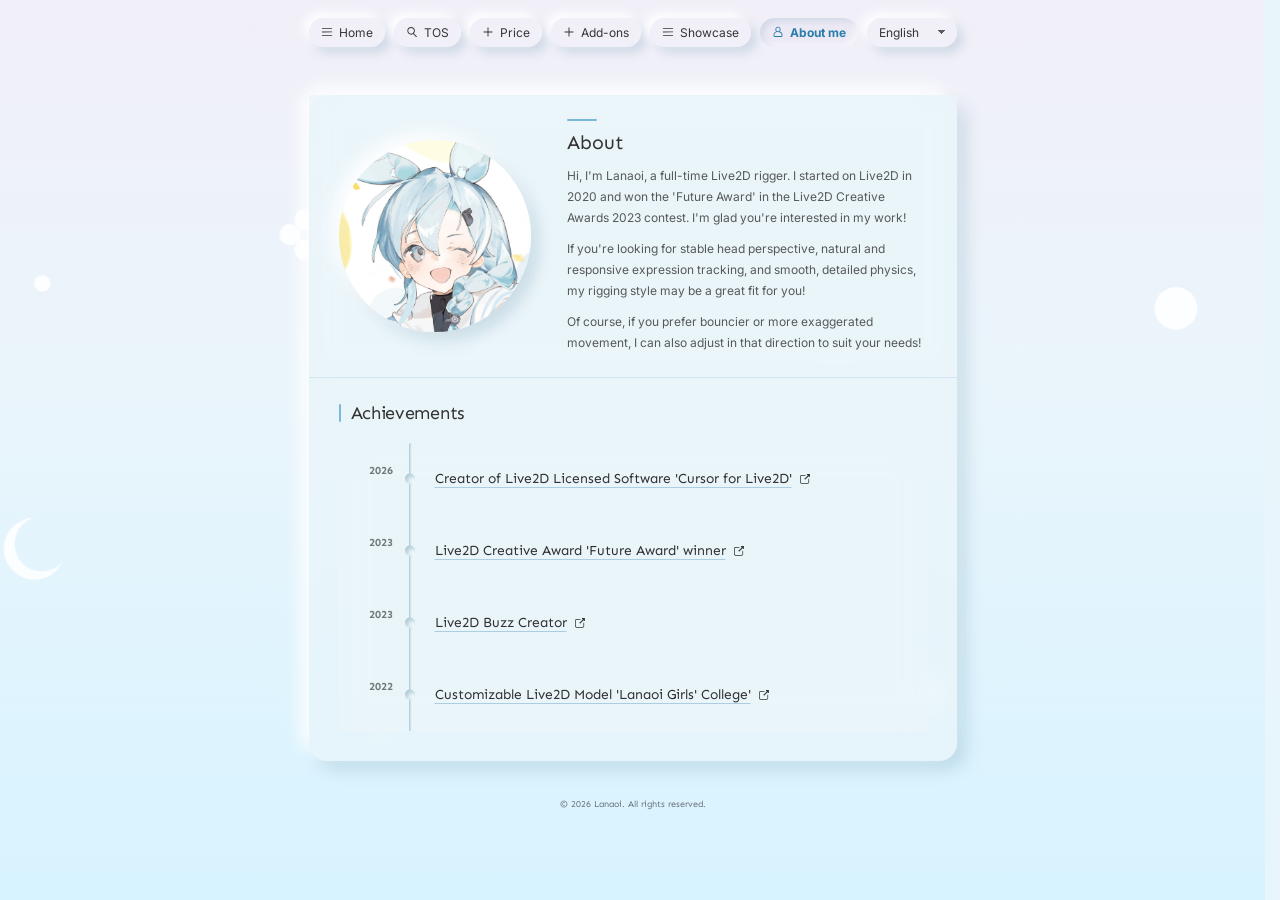
<file: about.html>
<!DOCTYPE html>
<html lang="en">
<head>
  <meta charset="utf-8" />
  <meta name="viewport" content="width=device-width, initial-scale=1" />
  <title>About - Lanaoi Commissions</title>
  <meta name="description" content="About Lanaoi - Live2D Rigger" />
  <link rel="preconnect" href="https://fonts.googleapis.com" />
  <link rel="preconnect" href="https://fonts.gstatic.com" crossorigin />
  <link href="https://fonts.googleapis.com/css2?display=swap&family=Sen:wght@400;700&family=Inter:wght@300;400" rel="stylesheet" />
  <link rel="icon" type="image/png" href="images/favicon.png" />
  <link rel="stylesheet" href="css/style.css?v=20260913-1" />
</head>
<body class="neu-page about-page-body">
  <svg xmlns="http://www.w3.org/2000/svg" style="display:none">
    <symbol id="icon-x" viewBox="0 0 40 40"><path d="M36,36l-12.4-18.3,11.6-13.7h-4l-9.4,11-7.5-11H4.2l12,17.7-12.2,14.3h4l9.9-11.7,7.9,11.7h10.2ZM13,6.6l18.2,26.9h-4L9,6.6h4Z"/></symbol>
    <symbol id="icon-youtube" viewBox="0 0 40 40"><path d="M24.3,27v4.2c0,.9-.3,1.3-.8,1.3-.3,0-.6-.1-.9-.4v-6c.3-.3.6-.4.9-.4C24,25.6,24.3,26.1,24.3,27ZM31.1,27v.9h-1.8V27c0-.9.3-1.4.9-1.4C30.8,25.6,31.1,26.1,31.1,27ZM11.7,22.6h2.1v-1.9H7.6v1.9h2.1v11.4h2ZM17.5,34.1h1.8v-9.9h-1.8v7.6c-.4.6-.8.8-1.1.8-.2,0-.4-.1-.4-.4,0,0,0-.3,0-.7v-7.3h-1.8V32c0,.7.1,1.1.2,1.5.2.5.5.7,1.2.7.6,0,1.3-.4,2-1.2ZM26.1,31.1v-4c0-1-.1-1.6-.2-2-.2-.7-.7-1.1-1.4-1.1-.7,0-1.3.4-1.9,1.1v-4.4h-1.8v13.3h1.8v-1c.6.7,1.2,1.1,1.9,1.1.7,0,1.2-.4,1.4-1.1C26,32.7,26.1,32.1,26.1,31.1ZM32.9,30.9v-.3H31c0,.7,0,1.1,0,1.2-.1.5-.4.7-.8.7-.6,0-.9-.5-.9-1.4v-1.7h3.6v-2.1c0-1.1-.2-1.8-.5-2.3-.5-.7-1.2-1-2.1-1-.9,0-1.6.3-2.1,1-.4.5-.6,1.3-.6,2.3v3.5c0,1.1.2,1.8.6,2.3.5.7,1.2,1,2.2,1,1,0,1.7-.4,2.2-1.1.2-.4.4-.7.4-1.1C32.9,31.9,32.9,31.5,32.9,30.9ZM20.7,12.5V8.3c0-.9-.3-1.4-.9-1.4-.6,0-.9.5-.9,1.4v4.2c0,.9.3,1.4.9,1.4C20.4,14,20.7,13.5,20.7,12.5ZM35.1,27.6c0,3.1-.2,5.5-.5,7-.2.8-.6,1.5-1.2,2-.6.5-1.3.8-2,.9-2.5.3-6.2.4-11.1.4s-8.7-.1-11.1-.4c-.8-.1-1.5-.4-2.1-.9-.6-.5-1-1.2-1.2-2-.3-1.5-.5-3.8-.5-7,0-3.1.2-5.5.5-7,.2-.8.6-1.5,1.2-2,.6-.5,1.3-.9,2.1-.9,2.5-.3,6.2-.4,11.1-.4s8.7.1,11.1.4c.8.1,1.5.4,2.1.9.6.5,1,1.2,1.2,2C34.9,22.1,35.1,24.4,35.1,27.6ZM15.1,2h2l-2.4,8v5.4h-2V10c-.2-1-.6-2.4-1.2-4.3-.5-1.4-.9-2.6-1.3-3.8h2.1l1.4,5.3L15.1,2ZM22.5,8.7v3.5c0,1.1-.2,1.9-.6,2.4-.5.7-1.2,1-2.1,1-.9,0-1.6-.3-2.1-1-.4-.5-.6-1.3-.6-2.4V8.7c0-1.1.2-1.9.6-2.3.5-.7,1.2-1,2.1-1,.9,0,1.6.3,2.1,1C22.3,6.8,22.5,7.6,22.5,8.7ZM29.2,5.4v10h-1.8v-1.1c-.7.8-1.4,1.2-2.1,1.2-.6,0-1-.2-1.2-.7C24,14.5,24,14,24,13.4V5.4h1.8v7.4c0,.4,0,.7,0,.7,0,.3.2.4.4.4.4,0,.7-.3,1.1-.9V5.4Z"/></symbol>
    <symbol id="icon-bilibili" viewBox="0 0 40 40"><path d="M37.8,28.4c0,.3-.1.6-.1.8-.2.6-.3,1.2-.6,1.7-.2.4-.5.8-.7,1.2-.2.3-.4.5-.7.7-.2.2-.5.4-.7.5-.5.3-1,.5-1.5.6-.3,0-.6.1-.9.1-.5,0-.9,0-1.4,0-.2,0-.2,0-.2.1,0,.3-.1.7-.3,1-.2.3-.5.6-.8.7-.2.1-.4.2-.7.2-.1,0-.3,0-.4,0-.1,0-.3-.1-.4-.1-.3-.1-.6-.3-.8-.5C27.2,35,27,34.6,27,34.2c0-.1-.1-.2-.2-.2,0,0-.1,0-.1,0-4.5,0-9,0-13.4,0-.1,0-.2,0-.2.2-.1.9-.7,1.6-1.6,1.8-.1,0-.2,0-.3,0-.1,0-.2,0-.3,0-.1,0-.3-.1-.4-.1-.3-.1-.6-.3-.8-.5-.3-.3-.5-.7-.5-1.2C9.1,34,9.1,34,9,34c-.4,0-.8,0-1.3,0-.5,0-1,0-1.4-.2-.7-.2-1.3-.5-1.8-.9-.7-.6-1.2-1.2-1.6-2-.3-.6-.5-1.2-.6-1.8,0-.1,0-.2,0-.3,0-.3-.1-.6-.1-.9,0-3.8,0-7.7,0-11.5,0-1.2,0-2.4,0-3.6,0-.5.1-.9.2-1.4.2-.6.4-1.1.7-1.6.2-.3.4-.6.6-.9.2-.3.5-.5.8-.8.2-.2.5-.4.7-.5C5.6,7.4,6,7.2,6.4,7.1,6.9,7,7.4,7,7.9,7c.5,0,1,0,1.5,0,.2,0,.4,0,.6,0,.2,0,.3,0,.5,0,.2,0,.5,0,.7,0,.5,0,1,0,1.5,0,.2,0,.4,0,.5,0,.1,0,.2,0,.4,0,.1,0,.2,0,.3,0,.2,0,.4,0,.6,0,0-.1-.1-.1-.1-.1C14,6.6,13.7,6.3,13.4,6c-.3-.3-.5-.5-.8-.8C12.4,5,12.2,4.8,12,4.6c-.2-.2-.5-.5-.7-.7-.4-.5-.3-1.2.2-1.6.2-.1.4-.2.5-.3.1,0,.3,0,.4,0,.2.1.4.2.6.3.2.2.4.4.5.5.4.4.9.9,1.3,1.3.5.5.9.9,1.4,1.4.3.3.5.5.8.8.2.2.4.4.6.6,0,0,.1.1.2.1.4,0,.8,0,1.2,0,.4,0,.7,0,1.1,0,.3,0,.7,0,1,0,.3,0,.6,0,.9,0,.1,0,.3,0,.4-.1.2-.2.3-.3.5-.5.5-.5.9-.9,1.4-1.4C24.6,4.7,25,4.3,25.3,4c.5-.5,1-1,1.4-1.5C27,2.3,27.3,2.1,27.6,2c.1,0,.2,0,.4,0,.3.1.6.3.8.6C29,2.9,29,3.2,28.9,3.6c-.1.3-.3.5-.5.7-.4.4-.8.8-1.1,1.1-.4.4-.9.9-1.3,1.3-.1.1-.1.1-.1.2.1,0,.2,0,.2,0,.3,0,.6,0,.9,0,.2,0,.4,0,.6,0,.3,0,.6,0,.8,0,.5,0,1,0,1.5,0,.3,0,.5,0,.8,0,.1,0,.3,0,.4,0,.3,0,.6,0,.9,0,.3,0,.6,0,.9,0,.5,0,1,.2,1.4.4.4.2.8.5,1.2.8.3.2.5.5.8.8.5.6.8,1.2,1.1,1.9.2.5.3,1.1.4,1.6,0,.1,0,.2.1.4,0,5,0,10.1,0,15.1C37.9,28.2,37.8,28.3,37.8,28.4ZM33.3,11.4c-.2-.3-.5-.5-.8-.7-.3-.1-.6-.2-.9-.2-3.9,0-7.8,0-11.6,0,0,0,0,0,0,0-.9,0-1.8,0-2.8,0-3,0-6,0-8.9,0-.5,0-1,.2-1.4.5-.5.5-.8,1.1-.8,1.8,0,5,0,9.9,0,14.9,0,.3,0,.6.1.9.1.3.2.5.3.8.1.2.3.4.5.6.2.1.4.3.6.3.3.1.6.1.9.1,2,0,4,0,6,0,.7,0,1.5,0,2.2,0,1.5,0,3.1,0,4.6,0,2,0,4,0,6.1,0,1.5,0,2.9,0,4.4,0,.4,0,.8-.2,1.1-.5.4-.3.6-.8.7-1.2.1-.3.1-.6.1-.9,0-4.9,0-9.8,0-14.8C33.8,12.4,33.7,11.9,33.3,11.4Z"/></symbol>
    <symbol id="icon-link" viewBox="0 0 40 40"><path d="M36.5,12.7c0,.7-.7,1.1-1.3.8l-3-2.9-11.1,11.1c-.4.3-.8.5-1.3.2-.3-.1-1.6-1.5-1.8-1.7-.2-.3-.2-.7,0-1,3.3-3.5,7.8-7.8,11.2-11.2,0,0,0,0,.1,0h0c0,0-3.1-3.2-3.1-3.2-.4-.5,0-1.2.5-1.2h9.2c.3.2.5.4.5.8v8.6ZM20.9,9.1h-12.4c-1.5.2-2.5,1.3-2.6,2.8v18.5c0,1.3.9,2.5,2.3,2.7,6.8.2,13.6,0,20.4,0,1.5,0,2.6-1,2.8-2.5v-10.7c.2-1.4,2.1-1.5,2.4,0v10.8c-.2,2.6-2.4,4.7-4.9,4.8H8.4c-2.6-.2-4.7-2.3-4.9-4.9V11.7c.2-2.7,2.2-5,5-5h12.3c1.5.2,1.5,2.2,0,2.4Z"/></symbol>
    <symbol id="icon-arrow-right" viewBox="0 0 40 40"><path d="M34.1,19.9c0,.3-.1.3-.1.4L21.3,33.1c-.1.1-.1.1-.4.1-.3,0-.3-.1-.4-.1L19,31.6c-.1-.1-.1-.1-.1-.4s.1-.3.1-.4l9.2-9.2H5.8c-.1,0-.2,0-.2,0,0,0,0,0,0,0-.1-.1-.1-.2-.1-.4v-2.5c0-.2.1-.4.1-.5,0,0,.1,0,.2,0h22.4L19,9c-.1-.1-.1-.1-.1-.4,0-.3.1-.3.1-.4l1.5-1.5c.1-.1.1-.1.4-.1.3,0,.3.1.4.1L34,19.5C34,19.6,34.1,19.6,34.1,19.9Z"/></symbol>
    <symbol id="icon-user" viewBox="0 0 40 40"><path d="M31.6,36.5H8.4c-1.7,0-3.1-1.4-3.1-3.1v-4.6c0-3.8,1.8-6.9,5.2-9,1.1-.7,2.4-1.2,3.8-1.6-.8-.7-1.5-1.5-2-2.4-.8-1.3-1.2-2.9-1.2-4.4,0-4.9,4-8.9,8.9-8.9s8.9,4,8.9,8.9c0,1.6-.4,3.1-1.2,4.4-.5.9-1.2,1.7-2,2.4,1.4.4,2.7,1,3.8,1.6,3.4,2,5.2,5.1,5.2,9v4.6C34.7,35.1,33.3,36.5,31.6,36.5ZM20,5.4c-3.3,0-6,2.7-6,6s2.7,6,6,6,6-2.7,6-6S23.3,5.4,20,5.4ZM8.2,28.8v4.6c0,.1.1.2.2.2h23.2c.1,0,.2-.1.2-.2v-4.6c0-3-1.4-5.2-4.2-6.7-2-1.1-4.9-1.8-7.7-1.8C15.6,20.3,8.2,22.1,8.2,28.8Z"/></symbol>
    <symbol id="icon-menu" viewBox="0 0 40 40"><path d="M3,32.2v-1.6c0-.3.2-.5.5-.5l33-.1c.3,0,.5.2.5.5v1.6c0,.3-.2.5-.5.5l-33,.1C3.2,32.7,3,32.5,3,32.2ZM3,20.8v-1.6c0-.3.2-.5.5-.5l33-.1c.3,0,.5.2.5.5v1.6c0,.3-.2.5-.5.5l-33,.1C3.2,21.3,3,21.1,3,20.8ZM3,9.5V7.9c0-.3.2-.5.5-.5l33-.1c.3,0,.5.2.5.5v1.6c0,.3-.2.5-.5.5L3.5,10C3.2,10,3,9.8,3,9.5Z"/></symbol>
    <symbol id="icon-plus" viewBox="0 0 40 40"><path d="M34.5,21.6H21.6v12.9c0,.3-.2.5-.5.5h-2.2c-.3,0-.5-.2-.5-.5V21.6H5.5c-.3,0-.5-.2-.5-.5v-2.2c0-.3.2-.5.5-.5h12.9V5.5c0-.3.2-.5.5-.5h2.2c.3,0,.5.2.5.5v12.9h12.9c.3,0,.5.2.5.5v2.2C35,21.4,34.8,21.6,34.5,21.6Z"/></symbol>
    <symbol id="icon-search" viewBox="0 0 40 40"><path d="M35.8,36.5l-.1.1c-.6.6-1.6.6-2.3,0l-9.7-9.7c-1.9,1.2-4.2,1.9-6.6,1.9-7,0-12.7-5.7-12.7-12.7S9.9,3.4,17,3.4s12.7,5.7,12.7,12.7c0,3.4-1.3,6.4-3.4,8.7l9.5,9.5C36.4,34.9,36.4,35.9,35.8,36.5ZM17,6.5c-5.3,0-9.6,4.3-9.6,9.6s4.3,9.6,9.6,9.6,9.6-4.3,9.6-9.6S22.2,6.5,17,6.5Z"/></symbol>
  </svg>

  <div class="site-wrapper">
    <header class="site-header">
      <nav class="nav-pills">
        <a href="home"><svg><use href="#icon-menu"></use></svg> <span data-i18n="nav.home">Home</span></a>
        <a href="tos"><svg><use href="#icon-search"></use></svg> <span data-i18n="nav.tos">TOS</span></a>
        <a href="price"><svg><use href="#icon-plus"></use></svg> <span data-i18n="nav.price">Price</span></a>
        <a href="addons"><svg><use href="#icon-plus"></use></svg> <span data-i18n="nav.addons">Add-ons</span></a>
        <a href="showcase"><svg><use href="#icon-menu"></use></svg> <span data-i18n="nav.showcase">Showcase</span></a>
        <a href="about" class="active"><svg><use href="#icon-user"></use></svg> <span data-i18n="nav.about">About me</span></a>
        <select class="lang-toggle" id="langToggle" aria-label="Language">
          <option value="en">English</option>
          <option value="zh">简体中文</option>
          <option value="zh-Hant">繁體中文</option>
          <option value="ja">日本語</option>
        </select>
      </nav>
    </header>

    <div class="about-connected-panel">
      <!-- ABOUT CONTENT -->
      <section class="about-page">
        <div class="about-intro">
          <img class="about-avatar" src="images/image13.jpg" alt="Art by @c0m3_as_y0u_ar3" draggable="false" />
          <div class="about-copy">
            <span class="about-heading-mark" aria-hidden="true"></span>
            <h2 class="section-title-center"><span data-i18n="about.title">About</span></h2>
            <p class="about-text"><span data-i18n="about.bio">Hi, I'm Lanaoi, a full-time Live2D rigger. I started on Live2D in 2020 and won the 'Future Award' in the Live2D Creative Awards 2023 contest. I'm glad you're interested in my work!</span></p>
            <p class="about-text"><span data-i18n="about.style1">If you're looking for stable head perspective, natural and responsive expression tracking, and smooth, detailed physics, my rigging style may be a great fit for you!</span></p>
            <p class="about-text"><span data-i18n="about.style2">Of course, if you prefer bouncier or more exaggerated movement, I can also adjust in that direction to suit your needs!</span></p>
          </div>
        </div>
      </section>

      <section class="achievements-section">
        <h3 class="section-title about-section-title"><span data-i18n="about.achievements">Achievements</span></h3>

        <div class="achievement-list">
          <article class="achievement-entry">
            <time class="achievement-year" datetime="2026">2026</time>
            <div class="achievement-detail">
              <a class="achievement-link" href="https://store.steampowered.com/app/4956950/Cursor_for_Live2D/" target="_blank" rel="noopener noreferrer"><span data-i18n="about.cursor2026">Creator of Live2D Licensed Software 'Cursor for Live2D'</span><svg aria-hidden="true"><use href="#icon-link"></use></svg></a>
            </div>
          </article>
          <article class="achievement-entry">
            <time class="achievement-year" datetime="2023">2023</time>
            <div class="achievement-detail">
              <a class="achievement-link" href="https://live2dawards.com/2023/en/" target="_blank" rel="noopener noreferrer"><span data-i18n="about.award2023">Live2D Creative Award 'Future Award' winner</span><svg aria-hidden="true"><use href="#icon-link"></use></svg></a>
            </div>
          </article>
          <article class="achievement-entry">
            <time class="achievement-year" datetime="2023">2023</time>
            <div class="achievement-detail">
              <a class="achievement-link" href="https://twitter.com/Lanaoi719/status/1621000158971584512?s=20" target="_blank" rel="noopener noreferrer"><span data-i18n="about.buzz2023">Live2D Buzz Creator</span><svg aria-hidden="true"><use href="#icon-link"></use></svg></a>
            </div>
          </article>
          <article class="achievement-entry">
            <time class="achievement-year" datetime="2022">2022</time>
            <div class="achievement-detail">
              <a class="achievement-link" href="https://ko-fi.com/s/99699a5a43" target="_blank" rel="noopener noreferrer"><span data-i18n="about.girls2022">Customizable Live2D Model 'Lanaoi Girls' College'</span><svg aria-hidden="true"><use href="#icon-link"></use></svg></a>
            </div>
          </article>
        </div>
      </section>
    </div>

    <footer class="site-footer"><p data-i18n="footer">&copy; 2026 Lanaoi. All rights reserved.</p></footer>
  </div>
  <button class="back-to-top" id="backToTop" aria-label="Back to top">&uarr;</button>
  <script>var b=document.getElementById('backToTop');function c(){b.classList.toggle('visible',window.scrollY>300)}window.addEventListener('scroll',c);window.addEventListener('pageshow',c);c();b.addEventListener('click',function(){window.scrollTo({top:0,behavior:'smooth'})});document.addEventListener('contextmenu',function(e){if(e.target.closest('.about-avatar'))e.preventDefault()});document.addEventListener('dragstart',function(e){if(e.target.closest('.about-avatar'))e.preventDefault()});</script>
  <script src="js/lang.js?v=20260913-1"></script>
  <script src="js/cursor-stars.js"></script>
</body>
</html>
</file>
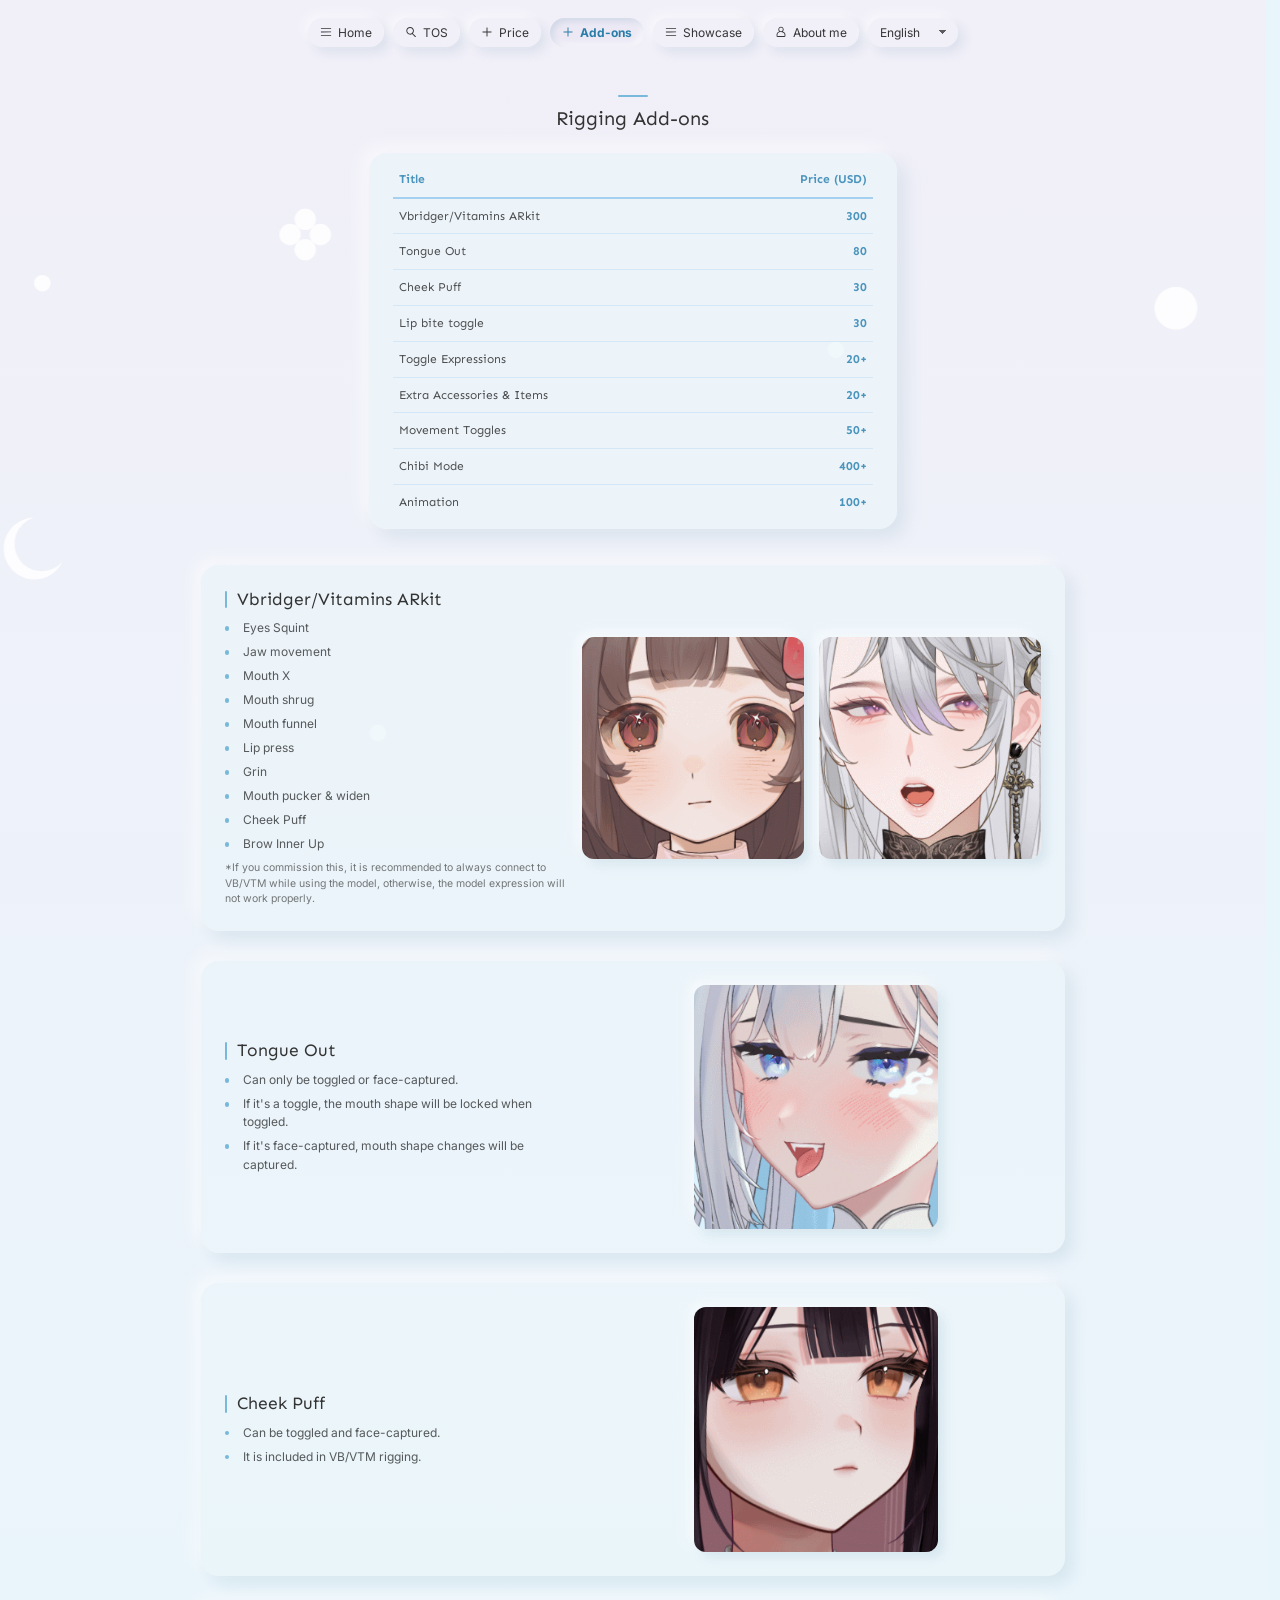
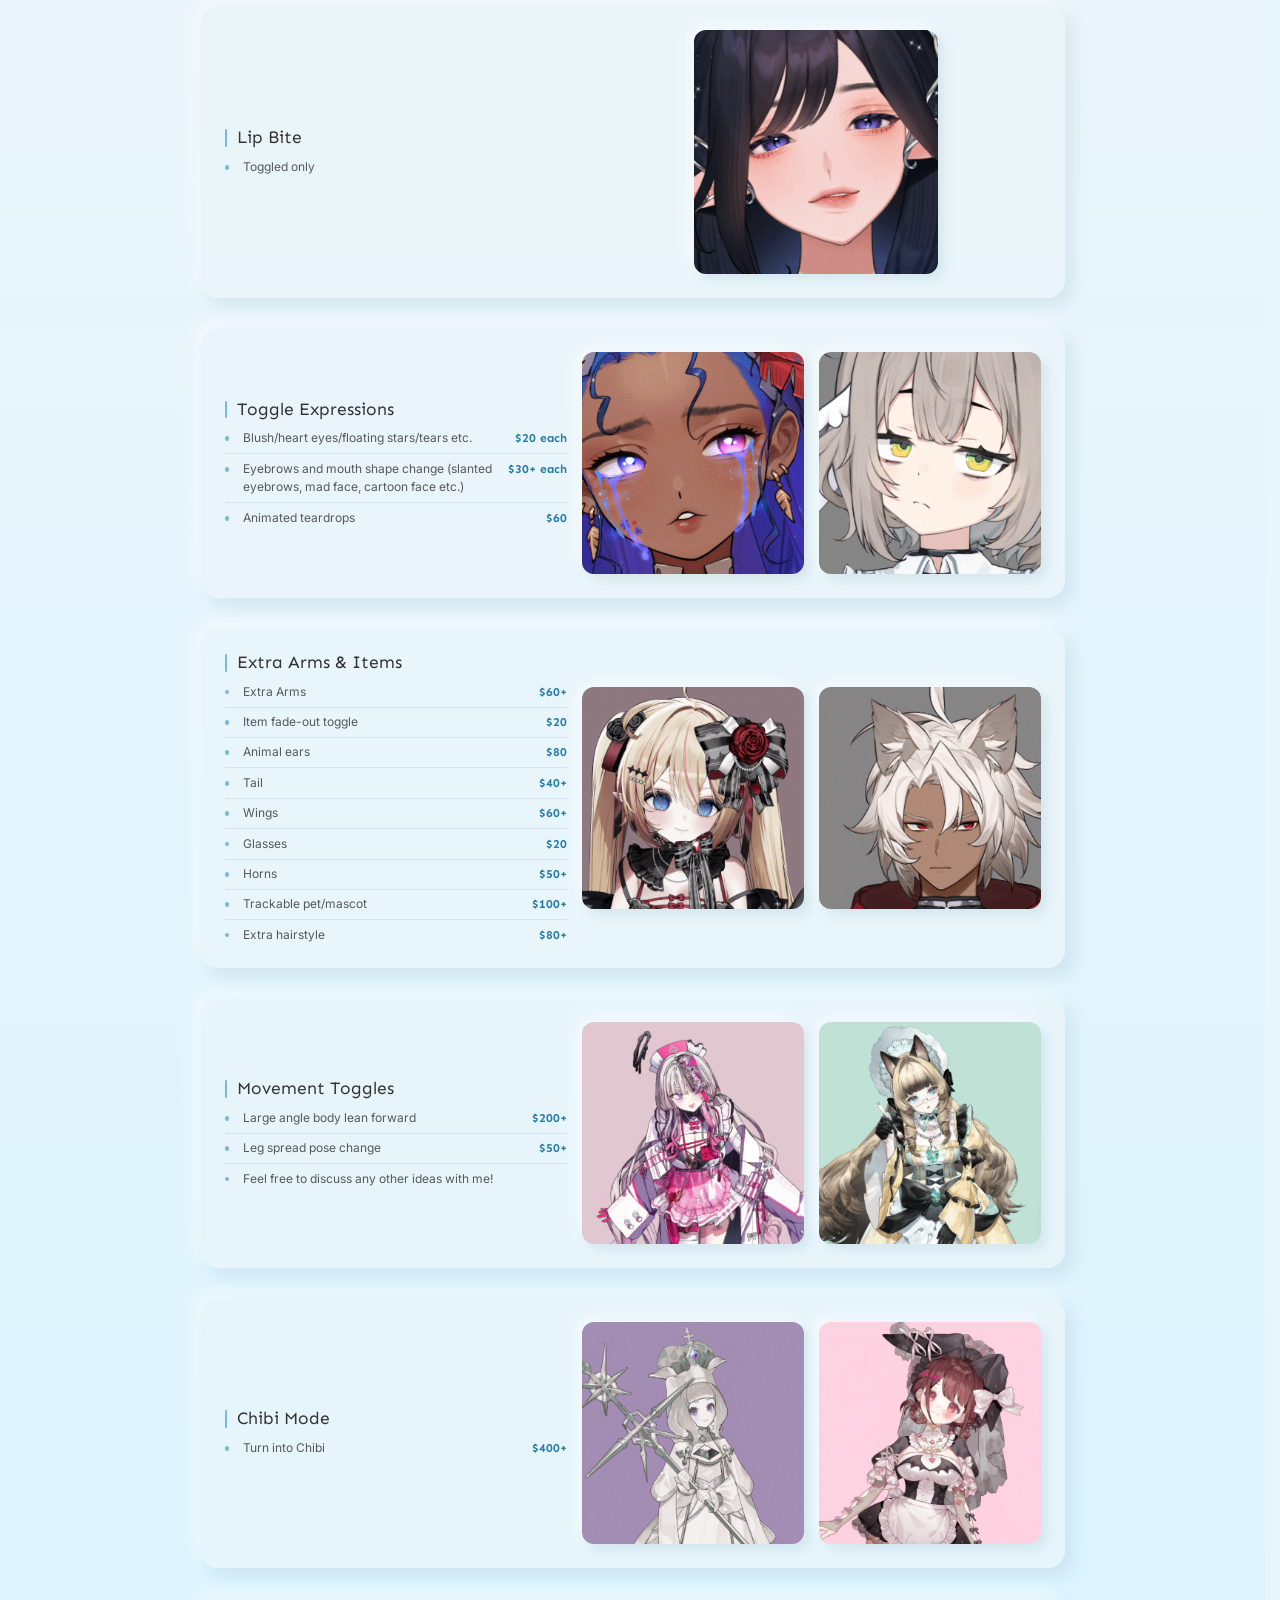
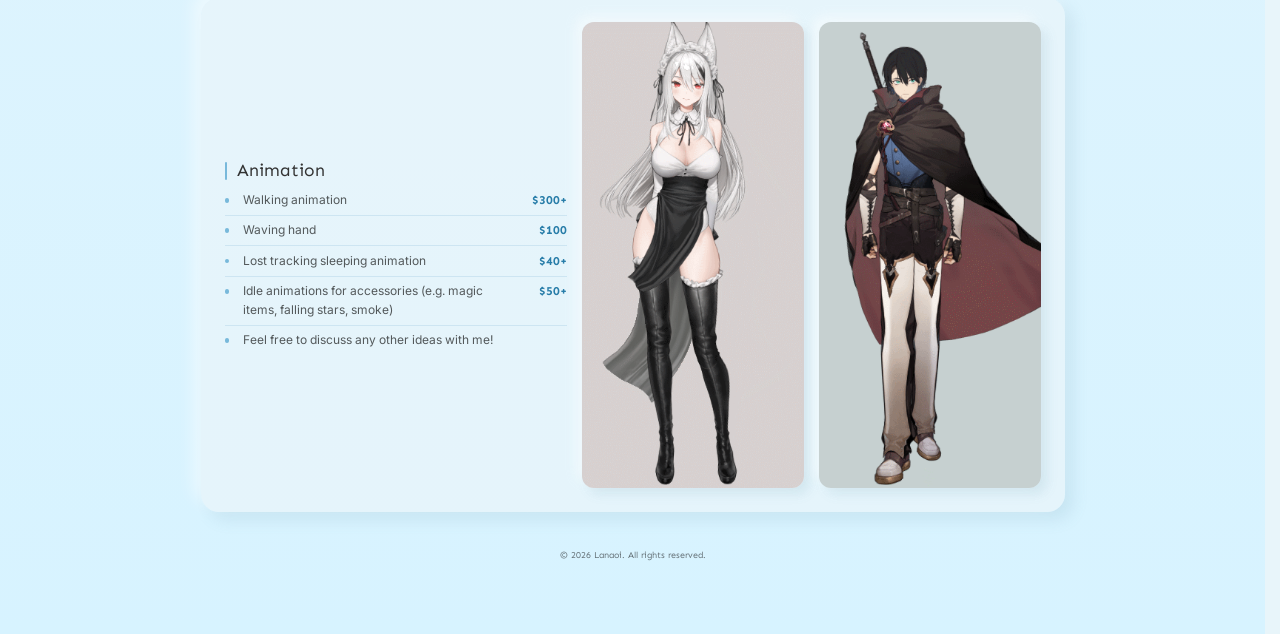
<file: addons.html>
<!DOCTYPE html>
<html lang="en">
<head>
  <meta charset="utf-8" />
  <meta name="viewport" content="width=device-width, initial-scale=1" />
  <title>Add-ons - Lanaoi Commissions</title>
  <meta name="description" content="Live2D Rigging Add-ons" />
  <link rel="preconnect" href="https://fonts.googleapis.com" />
  <link rel="preconnect" href="https://fonts.gstatic.com" crossorigin />
  <link href="https://fonts.googleapis.com/css2?display=swap&family=Sen:wght@400;700&family=Inter:wght@300;400" rel="stylesheet" />
  <link rel="icon" type="image/png" href="images/favicon.png" />
  <link rel="stylesheet" href="css/style.css" />
</head>
<body class="neu-page addons-page-body">
  <svg xmlns="http://www.w3.org/2000/svg" style="display:none">
    <symbol id="icon-user" viewBox="0 0 40 40"><path d="M31.6,36.5H8.4c-1.7,0-3.1-1.4-3.1-3.1v-4.6c0-3.8,1.8-6.9,5.2-9,1.1-.7,2.4-1.2,3.8-1.6-.8-.7-1.5-1.5-2-2.4-.8-1.3-1.2-2.9-1.2-4.4,0-4.9,4-8.9,8.9-8.9s8.9,4,8.9,8.9c0,1.6-.4,3.1-1.2,4.4-.5.9-1.2,1.7-2,2.4,1.4.4,2.7,1,3.8,1.6,3.4,2,5.2,5.1,5.2,9v4.6C34.7,35.1,33.3,36.5,31.6,36.5ZM20,5.4c-3.3,0-6,2.7-6,6s2.7,6,6,6,6-2.7,6-6S23.3,5.4,20,5.4ZM8.2,28.8v4.6c0,.1.1.2.2.2h23.2c.1,0,.2-.1.2-.2v-4.6c0-3-1.4-5.2-4.2-6.7-2-1.1-4.9-1.8-7.7-1.8C15.6,20.3,8.2,22.1,8.2,28.8Z"/></symbol>
    <symbol id="icon-menu" viewBox="0 0 40 40"><path d="M3,32.2v-1.6c0-.3.2-.5.5-.5l33-.1c.3,0,.5.2.5.5v1.6c0,.3-.2.5-.5.5l-33,.1C3.2,32.7,3,32.5,3,32.2ZM3,20.8v-1.6c0-.3.2-.5.5-.5l33-.1c.3,0,.5.2.5.5v1.6c0,.3-.2.5-.5.5l-33,.1C3.2,21.3,3,21.1,3,20.8ZM3,9.5V7.9c0-.3.2-.5.5-.5l33-.1c.3,0,.5.2.5.5v1.6c0,.3-.2.5-.5.5L3.5,10C3.2,10,3,9.8,3,9.5Z"/></symbol>
    <symbol id="icon-plus" viewBox="0 0 40 40"><path d="M34.5,21.6H21.6v12.9c0,.3-.2.5-.5.5h-2.2c-.3,0-.5-.2-.5-.5V21.6H5.5c-.3,0-.5-.2-.5-.5v-2.2c0-.3.2-.5.5-.5h12.9V5.5c0-.3.2-.5.5-.5h2.2c.3,0,.5.2.5.5v12.9h12.9c.3,0,.5.2.5.5v2.2C35,21.4,34.8,21.6,34.5,21.6Z"/></symbol>
    <symbol id="icon-search" viewBox="0 0 40 40"><path d="M35.8,36.5l-.1.1c-.6.6-1.6.6-2.3,0l-9.7-9.7c-1.9,1.2-4.2,1.9-6.6,1.9-7,0-12.7-5.7-12.7-12.7S9.9,3.4,17,3.4s12.7,5.7,12.7,12.7c0,3.4-1.3,6.4-3.4,8.7l9.5,9.5C36.4,34.9,36.4,35.9,35.8,36.5ZM17,6.5c-5.3,0-9.6,4.3-9.6,9.6s4.3,9.6,9.6,9.6,9.6-4.3,9.6-9.6S22.2,6.5,17,6.5Z"/></symbol>
  </svg>

  <div class="site-wrapper">
    <header class="site-header">
      <nav class="nav-pills">
        <a href="home"><svg><use href="#icon-menu"></use></svg> <span data-i18n="nav.home">Home</span></a>
        <a href="tos"><svg><use href="#icon-search"></use></svg> <span data-i18n="nav.tos">TOS</span></a>
        <a href="price"><svg><use href="#icon-plus"></use></svg> <span data-i18n="nav.price">Price</span></a>
        <a href="addons" class="active"><svg><use href="#icon-plus"></use></svg> <span data-i18n="nav.addons">Add-ons</span></a>
        <a href="showcase"><svg><use href="#icon-menu"></use></svg> <span data-i18n="nav.showcase">Showcase</span></a>
        <a href="about"><svg><use href="#icon-user"></use></svg> <span data-i18n="nav.about">About me</span></a>
        <select class="lang-toggle" id="langToggle" aria-label="Language">
          <option value="en">English</option>
          <option value="zh">简体中文</option>
          <option value="zh-Hant">繁體中文</option>
          <option value="ja">日本語</option>
        </select>
      </nav>
    </header>

    <section class="addons-page">
      <div class="addons-heading">
        <span class="addons-heading-mark" aria-hidden="true"></span>
        <h2 class="section-title-center"><span data-i18n="addons.title">Rigging Add-ons</span></h2>
      </div>
      <div class="addons-table-wrap">
        <table class="addons-table">
          <thead><tr><th data-i18n="addons.th.title">Title</th><th data-i18n="addons.th.price">Price (USD)</th></tr></thead>
          <tbody>
            <tr><td><a href="#addon-arkit" data-i18n="addons.arkit">Vbridger/Vitamins ARkit</a></td><td><a href="#addon-arkit">300</a></td></tr>
            <tr><td><a href="#addon-tongue" data-i18n="addons.tongue">Tongue Out</a></td><td><a href="#addon-tongue">80</a></td></tr>
            <tr><td><a href="#addon-cheek" data-i18n="addons.cheek">Cheek Puff</a></td><td><a href="#addon-cheek">30</a></td></tr>
            <tr><td><a href="#addon-lipbite" data-i18n="addons.lipbite">Lip bite toggle</a></td><td><a href="#addon-lipbite">30</a></td></tr>
            <tr><td><a href="#addon-toggle" data-i18n="addons.toggle">Toggle Expressions</a></td><td><a href="#addon-toggle">20+</a></td></tr>
            <tr><td><a href="#addon-items" data-i18n="addons.extras">Extra Accessories &amp; Items</a></td><td><a href="#addon-items">20+</a></td></tr>
            <tr><td><a href="#addon-movement" data-i18n="addons.movement.title">Movement Toggles</a></td><td><a href="#addon-movement">50+</a></td></tr>
            <tr><td><a href="#addon-chibi" data-i18n="addons.chibi.title">Chibi Mode</a></td><td><a href="#addon-chibi">400+</a></td></tr>
            <tr><td><a href="#addon-animation" data-i18n="addons.animation">Animation</a></td><td><a href="#addon-animation">100+</a></td></tr>
          </tbody>
        </table>
      </div>
    </section>

    <hr class="divider" />

    <section class="addons-details">
      <div class="addon-detail-3col compact-gifs" id="addon-arkit">
        <div>
          <h3 class="subsection-title"><span data-i18n="addons.arkit.title">Vbridger/Vitamins ARkit</span></h3>
          <ul class="check-list"><li data-i18n="addons.arkit.f1">Eyes Squint</li><li data-i18n="addons.arkit.f2">Jaw movement</li><li data-i18n="addons.arkit.f3">Mouth X</li><li data-i18n="addons.arkit.f4">Mouth shrug</li><li data-i18n="addons.arkit.f5">Mouth funnel</li><li data-i18n="addons.arkit.f6">Lip press</li><li data-i18n="addons.arkit.f7">Grin</li><li data-i18n="addons.arkit.f8">Mouth pucker &amp; widen</li><li data-i18n="addons.arkit.f9">Cheek Puff</li><li data-i18n="addons.arkit.f10">Brow Inner Up</li></ul>
          <p class="addon-note"><span data-i18n="addons.arkit.note">*If you commission this, it is recommended to always connect to VB/VTM while using the model, otherwise, the model expression will not work properly.</span></p>
        </div>
        <div class="addon-gif"><img src="images/GIF 13-09-2026 5-39-51 PM.gif" alt="VBridger tracking example" loading="lazy" /></div>
        <div class="addon-gif"><img src="images/GIF 13-09-2026 5-42-04 PM.gif" alt="VBridger tracking example" loading="lazy" /></div>
      </div>

      <hr class="divider" />

      <div class="addon-detail" id="addon-tongue">
        <div>
          <h3 class="subsection-title"><span data-i18n="addons.tongue.title">Tongue Out</span></h3>
          <ul class="check-list"><li data-i18n="addons.tongue.1">Can only be toggled or face-captured.</li><li data-i18n="addons.tongue.2">If it's a toggle, the mouth shape will be locked when toggled.</li><li data-i18n="addons.tongue.3">If it's face-captured, mouth shape changes will be captured.</li></ul>
        </div>
        <div class="addon-gif"><img src="images/tongueOut.gif" alt="Tongue Out example" loading="lazy" /></div>
      </div>

      <hr class="divider" />

      <div class="addon-detail" id="addon-cheek">
        <div>
          <h3 class="subsection-title"><span data-i18n="addons.cheek.title">Cheek Puff</span></h3>
          <ul class="check-list"><li data-i18n="addons.cheek.1">Can be toggled and face-captured.</li><li data-i18n="addons.cheek.2">It is included in VB/VTM rigging.</li></ul>
        </div>
        <div class="addon-gif"><img src="images/CheekPuff2.gif" alt="Cheek Puff example" loading="lazy" /></div>
      </div>

      <hr class="divider" />

      <div class="addon-detail" id="addon-lipbite">
        <div>
          <h3 class="subsection-title"><span data-i18n="addons.lipbite.title">Lip Bite</span></h3>
          <ul class="check-list"><li data-i18n="addons.lipbite.1">Toggled only</li></ul>
        </div>
        <div class="addon-gif"><img src="images/lipbite.gif" alt="Lip Bite example" loading="lazy" /></div>
      </div>

      <hr class="divider" />

      <div class="addon-detail-3col compact-gifs" id="addon-toggle">
        <div>
          <h3 class="subsection-title"><span data-i18n="addons.toggle.title">Toggle Expressions</span></h3>
          <ul class="check-list"><li data-i18n="addons.toggle.1">Blush/heart eyes/floating stars/tears etc. $20 each</li><li data-i18n="addons.toggle.2">Eyebrows and mouth shape change (slanted eyebrows, mad face, cartoon face etc.) $30+ each</li><li data-i18n="addons.toggle.3">Animated teardrops $60</li></ul>
        </div>
        <div class="addon-gif"><img src="images/cry.gif" alt="Crying expression example" loading="lazy" /></div>
        <div class="addon-gif"><img src="images/deadface.gif" alt="Dead Face expression example" loading="lazy" /></div>
      </div>

      <hr class="divider" />

      <div class="addon-detail-3col compact-gifs" id="addon-items">
        <div>
          <h3 class="subsection-title"><span data-i18n="addons.items.title">Extra Arms &amp; Items</span></h3>
          <ul class="check-list"><li data-i18n="addons.items.1">Extra Arms $60+</li><li data-i18n="addons.items.2">Item fade-out toggle $20</li><li data-i18n="addons.items.3">Animal ears $80</li><li data-i18n="addons.items.4">Tail $40+</li><li data-i18n="addons.items.5">Wings $60+</li><li data-i18n="addons.items.6">Glasses $20</li><li data-i18n="addons.items.7">Horns $50+</li><li data-i18n="addons.items.8">Trackable pet/mascot $100+</li><li data-i18n="addons.items.9">Extra hairstyle $80+</li></ul>
        </div>
        <div class="addon-gif"><img src="images/colorchange.gif" alt="Color change example" loading="lazy" /></div>
        <div class="addon-gif"><img src="images/hairchange.gif" alt="Hair change example" loading="lazy" /></div>
      </div>

      <hr class="divider" />

      <div class="addon-detail-3col compact-gifs" id="addon-movement">
        <div>
          <h3 class="subsection-title"><span data-i18n="addons.movement.title">Movement Toggles</span></h3>
          <ul class="check-list"><li data-i18n="addons.movement.1">Large angle body lean forward $200+</li><li data-i18n="addons.movement.2">Leg spread pose change $50+</li><li data-i18n="addons.movement.4">Feel free to discuss any other ideas with me!</li></ul>
        </div>
        <div class="addon-gif"><img src="images/bodylean.gif" alt="Body lean movement example" loading="lazy" /></div>
        <div class="addon-gif"><img src="images/bodylean2.gif" alt="Body lean movement example" loading="lazy" /></div>
      </div>

      <hr class="divider" />

      <div class="addon-detail-3col compact-gifs" id="addon-chibi">
        <div>
          <h3 class="subsection-title"><span data-i18n="addons.chibi.title">Chibi Mode</span></h3>
          <ul class="check-list"><li data-i18n="addons.chibi.1">Turn into Chibi $400+</li></ul>
        </div>
        <div class="addon-gif"><img src="images/chibi.gif" alt="Chibi Mode example" loading="lazy" /></div>
        <div class="addon-gif"><img src="images/chibi2.gif" alt="Chibi Mode example" loading="lazy" /></div>
      </div>

      <hr class="divider" />

      <div class="addon-detail-3col compact-gifs" id="addon-animation">
        <div>
          <h3 class="subsection-title"><span data-i18n="addons.anim.title">Animation</span></h3>
          <ul class="check-list"><li data-i18n="addons.anim.1">Walking animation $300+</li><li data-i18n="addons.anim.2">Waving hand $100</li><li data-i18n="addons.anim.3">Lost tracking sleeping animation $40+</li><li data-i18n="addons.anim.4">Idle animations for accessories (e.g. magic items, falling stars, smoke) $50+</li><li data-i18n="addons.anim.5">Feel free to discuss any other ideas with me!</li></ul>
        </div>
        <div class="addon-gif"><img src="images/dance.gif" alt="Dance animation example" loading="lazy" /></div>
        <div class="addon-gif"><img src="images/walk2.gif" alt="Walking animation example" loading="lazy" /></div>
      </div>
    </section>

    <footer class="site-footer"><p data-i18n="footer">&copy; 2026 Lanaoi. All rights reserved.</p></footer>
  </div>
  <button class="back-to-top" id="backToTop" aria-label="Back to top">&uarr;</button>
  <script>var b=document.getElementById('backToTop');function c(){b.classList.toggle('visible',window.scrollY>300)}window.addEventListener('scroll',c);window.addEventListener('pageshow',c);c();b.addEventListener('click',function(){window.scrollTo({top:0,behavior:'smooth'})});document.addEventListener('contextmenu',function(e){if(e.target.closest('.addon-gif'))e.preventDefault()});document.addEventListener('dragstart',function(e){if(e.target.closest('.addon-gif'))e.preventDefault()});</script>
  <script src="js/lang.js"></script>
  <script src="js/cursor-stars.js"></script>
</body>
</html>
</file>
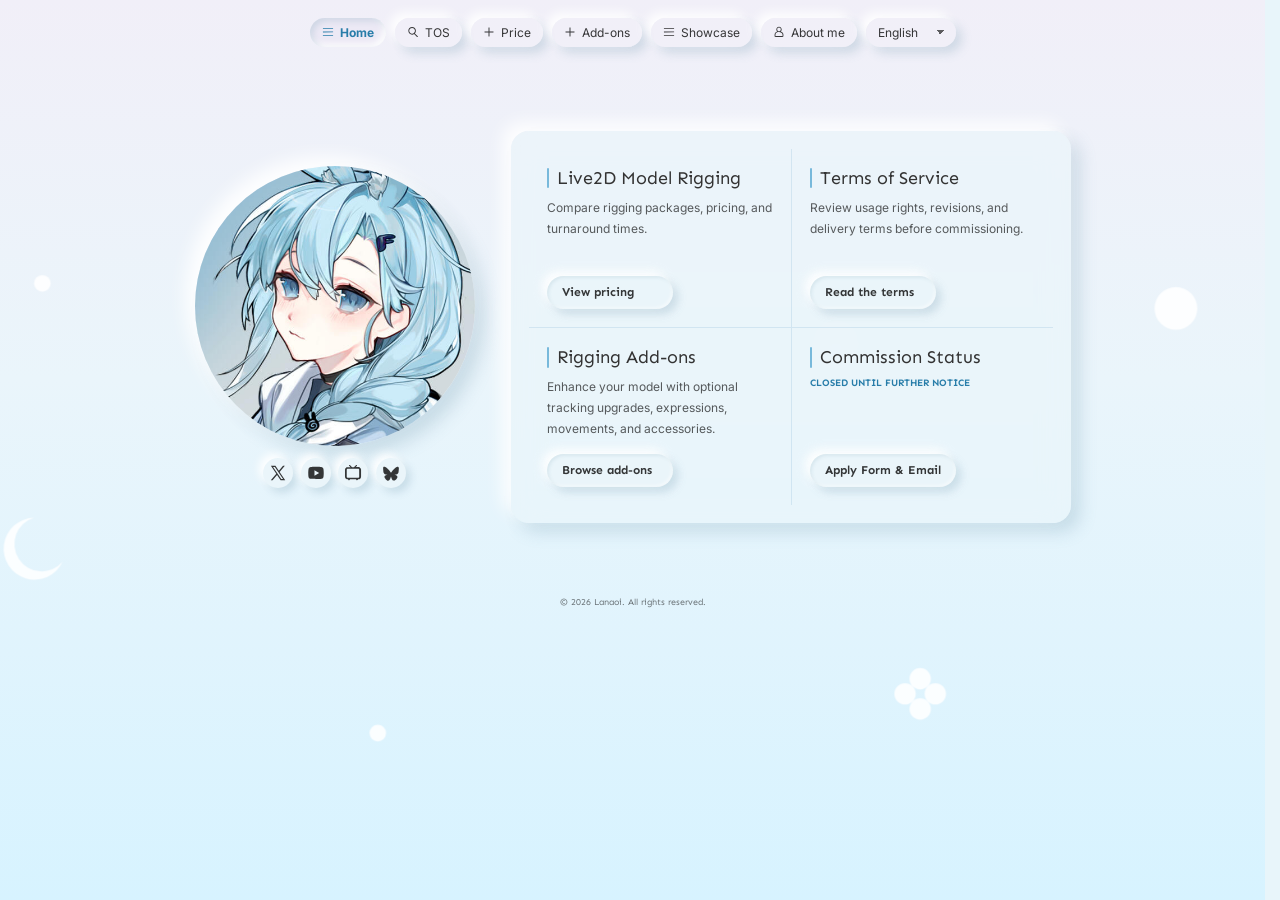
<file: home.html>
<!DOCTYPE html>
<html lang="en">
<head>
  <meta charset="utf-8" />
  <meta name="viewport" content="width=device-width, initial-scale=1" />
  <title>Lanaoi Commissions</title>
  <meta name="description" content="Live2D Rigging Commission" />
  <link rel="preconnect" href="https://fonts.googleapis.com" />
  <link rel="preconnect" href="https://fonts.gstatic.com" crossorigin />
  <link href="https://fonts.googleapis.com/css2?display=swap&family=Sen:wght@400;700&family=Inter:wght@300;400" rel="stylesheet" />
  <link rel="icon" type="image/png" href="images/favicon.png" />
  <link rel="stylesheet" href="css/style.css" />
</head>
<body class="home-page">
  <svg xmlns="http://www.w3.org/2000/svg" style="display:none">
    <symbol id="icon-x" viewBox="0 0 40 40"><path d="M36,36l-12.4-18.3,11.6-13.7h-4l-9.4,11-7.5-11H4.2l12,17.7-12.2,14.3h4l9.9-11.7,7.9,11.7h10.2ZM13,6.6l18.2,26.9h-4L9,6.6h4Z"/></symbol>
    <symbol id="icon-youtube" viewBox="0 0 40 40">
      <path fill-rule="evenodd" d="M36.4 10.3c-.4-1.6-1.7-2.9-3.3-3.3C30.2 6.2 20 6.2 20 6.2S9.8 6.2 6.9 7c-1.6.4-2.9 1.7-3.3 3.3C2.8 13.2 2.8 20 2.8 20s0 6.8.8 9.7c.4 1.6 1.7 2.9 3.3 3.3 2.9.8 13.1.8 13.1.8s10.2 0 13.1-.8c1.6-.4 2.9-1.7 3.3-3.3.8-2.9.8-9.7.8-9.7s0-6.8-.8-9.7ZM16.6 26V14l10.4 6-10.4 6Z"/>
    </symbol>
    <symbol id="icon-bilibili" viewBox="0 0 40 40"><path d="M37.8,28.4c0,.3-.1.6-.1.8-.2.6-.3,1.2-.6,1.7-.2.4-.5.8-.7,1.2-.2.3-.4.5-.7.7-.2.2-.5.4-.7.5-.5.3-1,.5-1.5.6-.3,0-.6.1-.9.1-.5,0-.9,0-1.4,0-.2,0-.2,0-.2.1,0,.3-.1.7-.3,1-.2.3-.5.6-.8.7-.2.1-.4.2-.7.2-.1,0-.3,0-.4,0-.1,0-.3-.1-.4-.1-.3-.1-.6-.3-.8-.5C27.2,35,27,34.6,27,34.2c0-.1-.1-.2-.2-.2,0,0-.1,0-.1,0-4.5,0-9,0-13.4,0-.1,0-.2,0-.2.2-.1.9-.7,1.6-1.6,1.8-.1,0-.2,0-.3,0-.1,0-.2,0-.3,0-.1,0-.3-.1-.4-.1-.3-.1-.6-.3-.8-.5-.3-.3-.5-.7-.5-1.2C9.1,34,9.1,34,9,34c-.4,0-.8,0-1.3,0-.5,0-1,0-1.4-.2-.7-.2-1.3-.5-1.8-.9-.7-.6-1.2-1.2-1.6-2-.3-.6-.5-1.2-.6-1.8,0-.1,0-.2,0-.3,0-.3-.1-.6-.1-.9,0-3.8,0-7.7,0-11.5,0-1.2,0-2.4,0-3.6,0-.5.1-.9.2-1.4.2-.6.4-1.1.7-1.6.2-.3.4-.6.6-.9.2-.3.5-.5.8-.8.2-.2.5-.4.7-.5C5.6,7.4,6,7.2,6.4,7.1,6.9,7,7.4,7,7.9,7c.5,0,1,0,1.5,0,.2,0,.4,0,.6,0,.2,0,.3,0,.5,0,.2,0,.5,0,.7,0,.5,0,1,0,1.5,0,.2,0,.4,0,.5,0,.1,0,.2,0,.4,0,.1,0,.2,0,.3,0,.2,0,.4,0,.6,0,0-.1-.1-.1-.1-.1C14,6.6,13.7,6.3,13.4,6c-.3-.3-.5-.5-.8-.8C12.4,5,12.2,4.8,12,4.6c-.2-.2-.5-.5-.7-.7-.4-.5-.3-1.2.2-1.6.2-.1.4-.2.5-.3.1,0,.3,0,.4,0,.2.1.4.2.6.3.2.2.4.4.5.5.4.4.9.9,1.3,1.3.5.5.9.9,1.4,1.4.3.3.5.5.8.8.2.2.4.4.6.6,0,0,.1.1.2.1.4,0,.8,0,1.2,0,.4,0,.7,0,1.1,0,.3,0,.7,0,1,0,.3,0,.6,0,.9,0,.1,0,.3,0,.4-.1.2-.2.3-.3.5-.5.5-.5.9-.9,1.4-1.4C24.6,4.7,25,4.3,25.3,4c.5-.5,1-1,1.4-1.5C27,2.3,27.3,2.1,27.6,2c.1,0,.2,0,.4,0,.3.1.6.3.8.6C29,2.9,29,3.2,28.9,3.6c-.1.3-.3.5-.5.7-.4.4-.8.8-1.1,1.1-.4.4-.9.9-1.3,1.3-.1.1-.1.1-.1.2.1,0,.2,0,.2,0,.3,0,.6,0,.9,0,.2,0,.4,0,.6,0,.3,0,.6,0,.8,0,.5,0,1,0,1.5,0,.3,0,.5,0,.8,0,.1,0,.3,0,.4,0,.3,0,.6,0,.9,0,.3,0,.6,0,.9,0,.5,0,1,.2,1.4.4.4.2.8.5,1.2.8.3.2.5.5.8.8.5.6.8,1.2,1.1,1.9.2.5.3,1.1.4,1.6,0,.1,0,.2.1.4,0,5,0,10.1,0,15.1C37.9,28.2,37.8,28.3,37.8,28.4ZM33.3,11.4c-.2-.3-.5-.5-.8-.7-.3-.1-.6-.2-.9-.2-3.9,0-7.8,0-11.6,0,0,0,0,0,0,0-.9,0-1.8,0-2.8,0-3,0-6,0-8.9,0-.5,0-1,.2-1.4.5-.5.5-.8,1.1-.8,1.8,0,5,0,9.9,0,14.9,0,.3,0,.6.1.9.1.3.2.5.3.8.1.2.3.4.5.6.2.1.4.3.6.3.3.1.6.1.9.1,2,0,4,0,6,0,.7,0,1.5,0,2.2,0,1.5,0,3.1,0,4.6,0,2,0,4,0,6.1,0,1.5,0,2.9,0,4.4,0,.4,0,.8-.2,1.1-.5.4-.3.6-.8.7-1.2.1-.3.1-.6.1-.9,0-4.9,0-9.8,0-14.8C33.8,12.4,33.7,11.9,33.3,11.4Z"/></symbol>
    <symbol id="icon-bluesky" viewBox="0 0 40 40"><path d="M20,19.7c-1.6-3.1-5.9-8.8-9.9-11.6C6.2,5.4,4.8,5.9,3.8,6.3,2.7,6.8,2.5,8.5,2.5,9.5s.6,8.2.9,9.4c1.2,4,5.4,5.3,9.3,4.9.2,0,.4-.1.6-.1-.2,0-.4.1-.6.1C7,24.7,1.9,26.8,8.6,34.2c7.3,7.6,10-1.6,11.4-6.3,1.4,4.7,3,13.5,11.3,6.3,6.2-6.3,1.7-9.5-4-10.3-.2,0-.4,0-.6-.1.2,0,.4.1.6.1,3.9.4,8.1-.9,9.3-4.9.4-1.2.9-8.4.9-9.4s-.2-2.7-1.3-3.2c-1-.4-2.4-.9-6.3,1.8C25.9,10.9,21.6,16.7,20,19.7Z"/></symbol>
    <symbol id="icon-link" viewBox="0 0 40 40"><path d="M36.5,12.7c0,.7-.7,1.1-1.3.8l-3-2.9-11.1,11.1c-.4.3-.8.5-1.3.2-.3-.1-1.6-1.5-1.8-1.7-.2-.3-.2-.7,0-1,3.3-3.5,7.8-7.8,11.2-11.2,0,0,0,0,.1,0h0c0,0-3.1-3.2-3.1-3.2-.4-.5,0-1.2.5-1.2h9.2c.3.2.5.4.5.8v8.6ZM20.9,9.1h-12.4c-1.5.2-2.5,1.3-2.6,2.8v18.5c0,1.3.9,2.5,2.3,2.7,6.8.2,13.6,0,20.4,0,1.5,0,2.6-1,2.8-2.5v-10.7c.2-1.4,2.1-1.5,2.4,0v10.8c-.2,2.6-2.4,4.7-4.9,4.8H8.4c-2.6-.2-4.7-2.3-4.9-4.9V11.7c.2-2.7,2.2-5,5-5h12.3c1.5.2,1.5,2.2,0,2.4Z"/></symbol>
    <symbol id="icon-arrow-right" viewBox="0 0 40 40"><path d="M34.1,19.9c0,.3-.1.3-.1.4L21.3,33.1c-.1.1-.1.1-.4.1-.3,0-.3-.1-.4-.1L19,31.6c-.1-.1-.1-.1-.1-.4s.1-.3.1-.4l9.2-9.2H5.8c-.1,0-.2,0-.2,0,0,0,0,0,0,0-.1-.1-.1-.2-.1-.4v-2.5c0-.2.1-.4.1-.5,0,0,.1,0,.2,0h22.4L19,9c-.1-.1-.1-.1-.1-.4,0-.3.1-.3.1-.4l1.5-1.5c.1-.1.1-.1.4-.1.3,0,.3.1.4.1L34,19.5C34,19.6,34.1,19.6,34.1,19.9Z"/></symbol>
    <symbol id="icon-user" viewBox="0 0 40 40"><path d="M31.6,36.5H8.4c-1.7,0-3.1-1.4-3.1-3.1v-4.6c0-3.8,1.8-6.9,5.2-9,1.1-.7,2.4-1.2,3.8-1.6-.8-.7-1.5-1.5-2-2.4-.8-1.3-1.2-2.9-1.2-4.4,0-4.9,4-8.9,8.9-8.9s8.9,4,8.9,8.9c0,1.6-.4,3.1-1.2,4.4-.5.9-1.2,1.7-2,2.4,1.4.4,2.7,1,3.8,1.6,3.4,2,5.2,5.1,5.2,9v4.6C34.7,35.1,33.3,36.5,31.6,36.5ZM20,5.4c-3.3,0-6,2.7-6,6s2.7,6,6,6,6-2.7,6-6S23.3,5.4,20,5.4ZM8.2,28.8v4.6c0,.1.1.2.2.2h23.2c.1,0,.2-.1.2-.2v-4.6c0-3-1.4-5.2-4.2-6.7-2-1.1-4.9-1.8-7.7-1.8C15.6,20.3,8.2,22.1,8.2,28.8Z"/></symbol>
    <symbol id="icon-menu" viewBox="0 0 40 40"><path d="M3,32.2v-1.6c0-.3.2-.5.5-.5l33-.1c.3,0,.5.2.5.5v1.6c0,.3-.2.5-.5.5l-33,.1C3.2,32.7,3,32.5,3,32.2ZM3,20.8v-1.6c0-.3.2-.5.5-.5l33-.1c.3,0,.5.2.5.5v1.6c0,.3-.2.5-.5.5l-33,.1C3.2,21.3,3,21.1,3,20.8ZM3,9.5V7.9c0-.3.2-.5.5-.5l33-.1c.3,0,.5.2.5.5v1.6c0,.3-.2.5-.5.5L3.5,10C3.2,10,3,9.8,3,9.5Z"/></symbol>
    <symbol id="icon-plus" viewBox="0 0 40 40"><path d="M34.5,21.6H21.6v12.9c0,.3-.2.5-.5.5h-2.2c-.3,0-.5-.2-.5-.5V21.6H5.5c-.3,0-.5-.2-.5-.5v-2.2c0-.3.2-.5.5-.5h12.9V5.5c0-.3.2-.5.5-.5h2.2c.3,0,.5.2.5.5v12.9h12.9c.3,0,.5.2.5.5v2.2C35,21.4,34.8,21.6,34.5,21.6Z"/></symbol>
    <symbol id="icon-search" viewBox="0 0 40 40"><path d="M35.8,36.5l-.1.1c-.6.6-1.6.6-2.3,0l-9.7-9.7c-1.9,1.2-4.2,1.9-6.6,1.9-7,0-12.7-5.7-12.7-12.7S9.9,3.4,17,3.4s12.7,5.7,12.7,12.7c0,3.4-1.3,6.4-3.4,8.7l9.5,9.5C36.4,34.9,36.4,35.9,35.8,36.5ZM17,6.5c-5.3,0-9.6,4.3-9.6,9.6s4.3,9.6,9.6,9.6,9.6-4.3,9.6-9.6S22.2,6.5,17,6.5Z"/></symbol>
  </svg>

  <div class="site-wrapper">
    <header class="site-header">
      <nav class="nav-pills">
        <a href="home" class="active"><svg><use href="#icon-menu"></use></svg> <span data-i18n="nav.home">Home</span></a>
        <a href="tos"><svg><use href="#icon-search"></use></svg> <span data-i18n="nav.tos">TOS</span></a>
        <a href="price"><svg><use href="#icon-plus"></use></svg> <span data-i18n="nav.price">Price</span></a>
        <a href="addons"><svg><use href="#icon-plus"></use></svg> <span data-i18n="nav.addons">Add-ons</span></a>
        <a href="showcase"><svg><use href="#icon-menu"></use></svg> <span data-i18n="nav.showcase">Showcase</span></a>
        <a href="about"><svg><use href="#icon-user"></use></svg> <span data-i18n="nav.about">About me</span></a>
        <select class="lang-toggle" id="langToggle" aria-label="Language">
          <option value="en">English</option>
          <option value="zh">简体中文</option>
          <option value="zh-Hant">繁體中文</option>
          <option value="ja">日本語</option>
        </select>
      </nav>
    </header>

    <section>
      <div class="home-card">
        <div class="profile-col">
          <img class="profile-avatar" src="images/image06.jpg" alt="Art by @c0m3_as_y0u_ar3" draggable="false" />
          <div class="social-icons" style="margin-top:1rem">
            <a href="https://twitter.com/Lanaoi719" target="_blank" rel="noopener noreferrer" aria-label="X"><svg><use href="#icon-x"></use></svg></a>
            <a href="https://youtube.com/@Lanaoi719?si=DncUWFIbH9h5uzIj" target="_blank" rel="noopener noreferrer" aria-label="YouTube"><svg><use href="#icon-youtube"></use></svg></a>
            <a href="https://space.bilibili.com/1474270?spm_id_from=333.1007.0.0" target="_blank" rel="noopener noreferrer" aria-label="Bilibili"><svg><use href="#icon-bilibili"></use></svg></a>
            <a href="https://bsky.app/profile/lanaoi.bsky.social" target="_blank" rel="noopener noreferrer" aria-label="Bluesky"><svg><use href="#icon-bluesky"></use></svg></a>
          </div>
        </div>
        <div class="home-info-panel">
          <div class="home-info-column">
            <div class="home-info-group">
              <h2 class="section-title" data-i18n="home.rigging">Live2D Model Rigging</h2>
              <p class="description" data-i18n="home.riggingdesc">Compare rigging packages, pricing, and turnaround times.</p>
              <a class="btn-pill" href="price"><span data-i18n="home.viewpricing">View pricing</span></a>
            </div>
            <div class="home-info-group">
              <h2 class="section-title" data-i18n="home.addons">Rigging Add-ons</h2>
              <p class="description" data-i18n="home.addonsdesc">Enhance your model with optional tracking upgrades, expressions, movements, and accessories.</p>
              <a class="btn-pill" href="addons"><span data-i18n="home.viewaddons">Browse add-ons</span></a>
            </div>
          </div>
          <div class="home-info-column">
            <div class="home-info-group">
              <h2 class="section-title" data-i18n="home.tos">Terms of Service</h2>
              <p class="description" data-i18n="home.tosread">Review usage rights, revisions, and delivery terms before commissioning.</p>
              <a class="btn-pill" href="tos"><span data-i18n="home.readtos">Read the terms</span></a>
            </div>
            <div class="home-info-group">
              <h2 class="section-title" data-i18n="home.status">Commission Status</h2>
              <p class="home-status" data-i18n="home.closed">Closed until further notice</p>
              <a class="btn-pill" href="https://docs.google.com/document/d/1G4-PSo_Z0kgheVoslMBqGuM0feuA8CiakIXGIeb2uQw/edit?usp=drive_link" target="_blank" rel="noopener noreferrer"><span data-i18n="home.apply">Apply Form &amp; Email</span></a>
            </div>
          </div>
        </div>
      </div>
    </section>

    <footer class="site-footer"><p data-i18n="footer">&copy; 2026 Lanaoi. All rights reserved.</p></footer>
  </div>
  <button class="back-to-top" id="backToTop" aria-label="Back to top">&uarr;</button>
  <script>var b=document.getElementById('backToTop');function c(){b.classList.toggle('visible',window.scrollY>300)}window.addEventListener('scroll',c);window.addEventListener('pageshow',c);c();b.addEventListener('click',function(){window.scrollTo({top:0,behavior:'smooth'})});document.addEventListener('contextmenu',function(e){if(e.target.closest('.profile-avatar'))e.preventDefault()});document.addEventListener('dragstart',function(e){if(e.target.closest('.profile-avatar'))e.preventDefault()});</script>
  <script src="js/lang.js"></script>
  <script src="js/cursor-stars.js"></script>
</body>
</html>
</file>
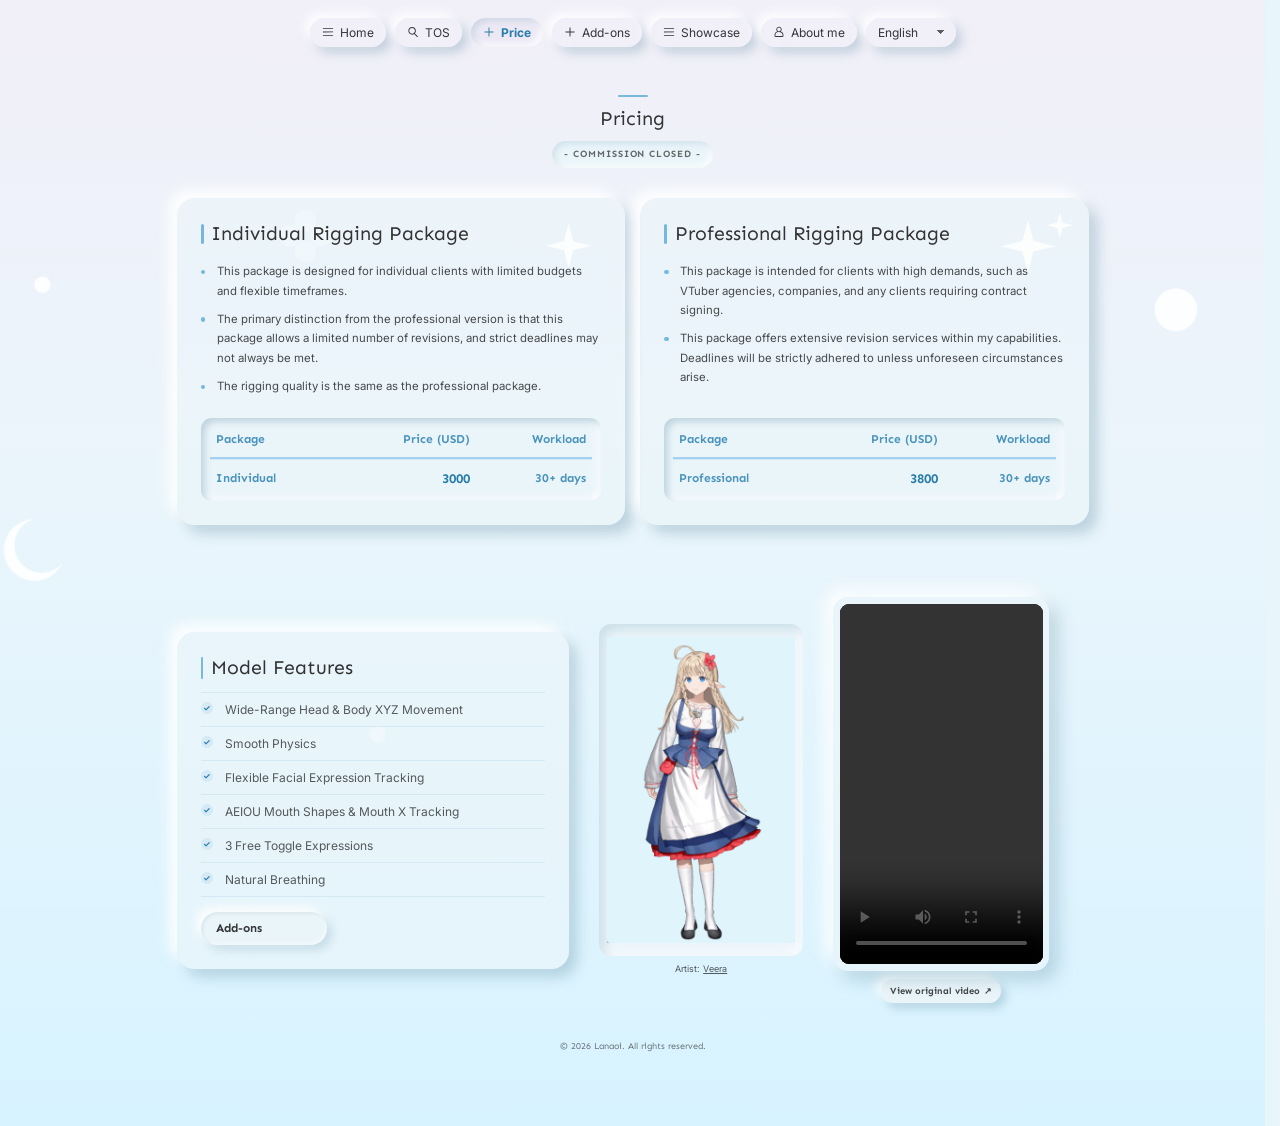
<file: price.html>
<!DOCTYPE html>
<html lang="en">
<head>
  <meta charset="utf-8" />
  <meta name="viewport" content="width=device-width, initial-scale=1" />
  <title>Pricing - Lanaoi Commissions</title>
  <meta name="description" content="Live2D Rigging Commission Pricing" />
  <link rel="preconnect" href="https://fonts.googleapis.com" />
  <link rel="preconnect" href="https://fonts.gstatic.com" crossorigin />
  <link href="https://fonts.googleapis.com/css2?display=swap&family=Sen:wght@400;700&family=Inter:wght@300;400" rel="stylesheet" />
  <link rel="icon" type="image/png" href="images/favicon.png" />
  <link rel="stylesheet" href="css/style.css" />
</head>
<body class="price-page-body">
  <svg xmlns="http://www.w3.org/2000/svg" style="display:none">
    <symbol id="icon-arrow-right" viewBox="0 0 40 40"><path d="M34.1,19.9c0,.3-.1.3-.1.4L21.3,33.1c-.1.1-.1.1-.4.1-.3,0-.3-.1-.4-.1L19,31.6c-.1-.1-.1-.1-.1-.4s.1-.3.1-.4l9.2-9.2H5.8c-.1,0-.2,0-.2,0,0,0,0,0,0,0-.1-.1-.1-.2-.1-.4v-2.5c0-.2.1-.4.1-.5,0,0,.1,0,.2,0h22.4L19,9c-.1-.1-.1-.1-.1-.4,0-.3.1-.3.1-.4l1.5-1.5c.1-.1.1-.1.4-.1.3,0,.3.1.4.1L34,19.5C34,19.6,34.1,19.6,34.1,19.9Z"/></symbol>
    <symbol id="icon-user" viewBox="0 0 40 40"><path d="M31.6,36.5H8.4c-1.7,0-3.1-1.4-3.1-3.1v-4.6c0-3.8,1.8-6.9,5.2-9,1.1-.7,2.4-1.2,3.8-1.6-.8-.7-1.5-1.5-2-2.4-.8-1.3-1.2-2.9-1.2-4.4,0-4.9,4-8.9,8.9-8.9s8.9,4,8.9,8.9c0,1.6-.4,3.1-1.2,4.4-.5.9-1.2,1.7-2,2.4,1.4.4,2.7,1,3.8,1.6,3.4,2,5.2,5.1,5.2,9v4.6C34.7,35.1,33.3,36.5,31.6,36.5ZM20,5.4c-3.3,0-6,2.7-6,6s2.7,6,6,6,6-2.7,6-6S23.3,5.4,20,5.4ZM8.2,28.8v4.6c0,.1.1.2.2.2h23.2c.1,0,.2-.1.2-.2v-4.6c0-3-1.4-5.2-4.2-6.7-2-1.1-4.9-1.8-7.7-1.8C15.6,20.3,8.2,22.1,8.2,28.8Z"/></symbol>
    <symbol id="icon-menu" viewBox="0 0 40 40"><path d="M3,32.2v-1.6c0-.3.2-.5.5-.5l33-.1c.3,0,.5.2.5.5v1.6c0,.3-.2.5-.5.5l-33,.1C3.2,32.7,3,32.5,3,32.2ZM3,20.8v-1.6c0-.3.2-.5.5-.5l33-.1c.3,0,.5.2.5.5v1.6c0,.3-.2.5-.5.5l-33,.1C3.2,21.3,3,21.1,3,20.8ZM3,9.5V7.9c0-.3.2-.5.5-.5l33-.1c.3,0,.5.2.5.5v1.6c0,.3-.2.5-.5.5L3.5,10C3.2,10,3,9.8,3,9.5Z"/></symbol>
    <symbol id="icon-plus" viewBox="0 0 40 40"><path d="M34.5,21.6H21.6v12.9c0,.3-.2.5-.5.5h-2.2c-.3,0-.5-.2-.5-.5V21.6H5.5c-.3,0-.5-.2-.5-.5v-2.2c0-.3.2-.5.5-.5h12.9V5.5c0-.3.2-.5.5-.5h2.2c.3,0,.5.2.5.5v12.9h12.9c.3,0,.5.2.5.5v2.2C35,21.4,34.8,21.6,34.5,21.6Z"/></symbol>
    <symbol id="icon-search" viewBox="0 0 40 40"><path d="M35.8,36.5l-.1.1c-.6.6-1.6.6-2.3,0l-9.7-9.7c-1.9,1.2-4.2,1.9-6.6,1.9-7,0-12.7-5.7-12.7-12.7S9.9,3.4,17,3.4s12.7,5.7,12.7,12.7c0,3.4-1.3,6.4-3.4,8.7l9.5,9.5C36.4,34.9,36.4,35.9,35.8,36.5ZM17,6.5c-5.3,0-9.6,4.3-9.6,9.6s4.3,9.6,9.6,9.6,9.6-4.3,9.6-9.6S22.2,6.5,17,6.5Z"/></symbol>
  </svg>

  <div class="site-wrapper">
    <header class="site-header">
      <nav class="nav-pills">
        <a href="home"><svg><use href="#icon-menu"></use></svg> <span data-i18n="nav.home">Home</span></a>
        <a href="tos"><svg><use href="#icon-search"></use></svg> <span data-i18n="nav.tos">TOS</span></a>
        <a href="price" class="active"><svg><use href="#icon-plus"></use></svg> <span data-i18n="nav.price">Price</span></a>
        <a href="addons"><svg><use href="#icon-plus"></use></svg> <span data-i18n="nav.addons">Add-ons</span></a>
        <a href="showcase"><svg><use href="#icon-menu"></use></svg> <span data-i18n="nav.showcase">Showcase</span></a>
        <a href="about"><svg><use href="#icon-user"></use></svg> <span data-i18n="nav.about">About me</span></a>
        <select class="lang-toggle" id="langToggle" aria-label="Language">
          <option value="en">English</option>
          <option value="zh">简体中文</option>
          <option value="zh-Hant">繁體中文</option>
          <option value="ja">日本語</option>
        </select>
      </nav>
    </header>

    <section class="price-page">
      <div class="price-heading">
        <span class="price-heading-mark" aria-hidden="true"></span>
        <h2 class="section-title-center"><span data-i18n="price.title">Pricing</span></h2>
        <p class="closed-banner"><span data-i18n="price.closed">- COMMISSION CLOSED -</span></p>
      </div>

      <div class="package-grid">
        <article class="package-card">
          <h3 class="package-title"><span data-i18n="price.individual">Individual Rigging Package</span></h3>
          <ul class="bullet-list">
            <li><span data-i18n="price.individual1">This package is designed for individual clients with limited budgets and flexible timeframes.</span></li>
            <li><span data-i18n="price.individual2">The primary distinction from the professional version is that this package allows a limited number of revisions, and strict deadlines may not always be met.</span></li>
            <li><span data-i18n="price.individual3">The rigging quality is the same as the professional package.</span></li>
          </ul>
          <table class="price-table">
            <thead><tr><th data-i18n="price.th.package">Package</th><th data-i18n="price.th.price">Price (USD)</th><th data-i18n="price.th.workload">Workload</th></tr></thead>
            <tbody><tr><td data-i18n="price.td.individual">Individual</td><td>3000</td><td data-i18n="price.td.days">30+ days</td></tr></tbody>
          </table>
        </article>

        <article class="package-card package-card-featured">
          <h3 class="package-title"><span data-i18n="price.pro">Professional Rigging Package</span></h3>
          <ul class="bullet-list">
            <li><span data-i18n="price.pro1">This package is intended for clients with high demands, such as VTuber agencies, companies, and any clients requiring contract signing.</span></li>
            <li><span data-i18n="price.pro2">This package offers extensive revision services within my capabilities. Deadlines will be strictly adhered to unless unforeseen circumstances arise.</span></li>
          </ul>
          <table class="price-table">
            <thead><tr><th data-i18n="price.th.package">Package</th><th data-i18n="price.th.price">Price (USD)</th><th data-i18n="price.th.workload">Workload</th></tr></thead>
            <tbody><tr><td data-i18n="price.td.professional">Professional</td><td>3800</td><td data-i18n="price.td.days">30+ days</td></tr></tbody>
          </table>
        </article>
      </div>

      <div class="price-details">
        <div class="features-panel">
          <h3 class="package-title"><span data-i18n="price.features">Model Features</span></h3>
          <ul class="check-list">
            <li data-i18n="price.f1">Wide-Range Head &amp; Body XYZ Movement</li>
            <li data-i18n="price.f2">Smooth Physics</li>
            <li data-i18n="price.f3">Flexible Facial Expression Tracking</li>
            <li data-i18n="price.f4">AEIOU Mouth Shapes &amp; Mouth X Tracking</li>
            <li data-i18n="price.f5">3 Free Toggle Expressions</li>
            <li data-i18n="price.f6">Natural Breathing</li>
          </ul>
          <a class="btn-pill" href="addons"><span data-i18n="nav.addons">Add-ons</span></a>
        </div>

        <div class="price-showcase">
          <figure>
            <div class="gallery-preview">
              <img src="images/showcase2.gif" alt="Live2D rigging showcase" loading="lazy" draggable="false" />
            </div>
            <figcaption class="gallery-caption">Artist: <a href="https://x.com/seonveera" target="_blank" rel="noopener noreferrer">Veera</a></figcaption>
          </figure>
          <div class="price-video">
            <div class="video-frame">
              <video controls playsinline preload="metadata" aria-label="Veera model showcase">
                <source src="videos/Veera_showcase.mp4" type="video/mp4" />
              </video>
            </div>
            <a class="showcase-source" href="https://www.youtube.com/watch?v=KsZM8WTd1sY" target="_blank" rel="noopener noreferrer"><span data-i18n="showcase.original">View original video</span> <span aria-hidden="true">&#x2197;&#xfe0e;</span></a>
          </div>
        </div>
      </div>
    </section>

    <footer class="site-footer"><p data-i18n="footer">&copy; 2026 Lanaoi. All rights reserved.</p></footer>
  </div>
  <button class="back-to-top" id="backToTop" aria-label="Back to top">&uarr;</button>
  <script>var b=document.getElementById('backToTop');function c(){b.classList.toggle('visible',window.scrollY>300)}window.addEventListener('scroll',c);window.addEventListener('pageshow',c);c();b.addEventListener('click',function(){window.scrollTo({top:0,behavior:'smooth'})});document.addEventListener('contextmenu',function(e){if(e.target.closest('.gallery-preview'))e.preventDefault()});document.addEventListener('dragstart',function(e){if(e.target.closest('.gallery-preview'))e.preventDefault()});</script>
  <script src="js/lang.js"></script>
  <script src="js/cursor-stars.js"></script>
</body>
</html>
</file>
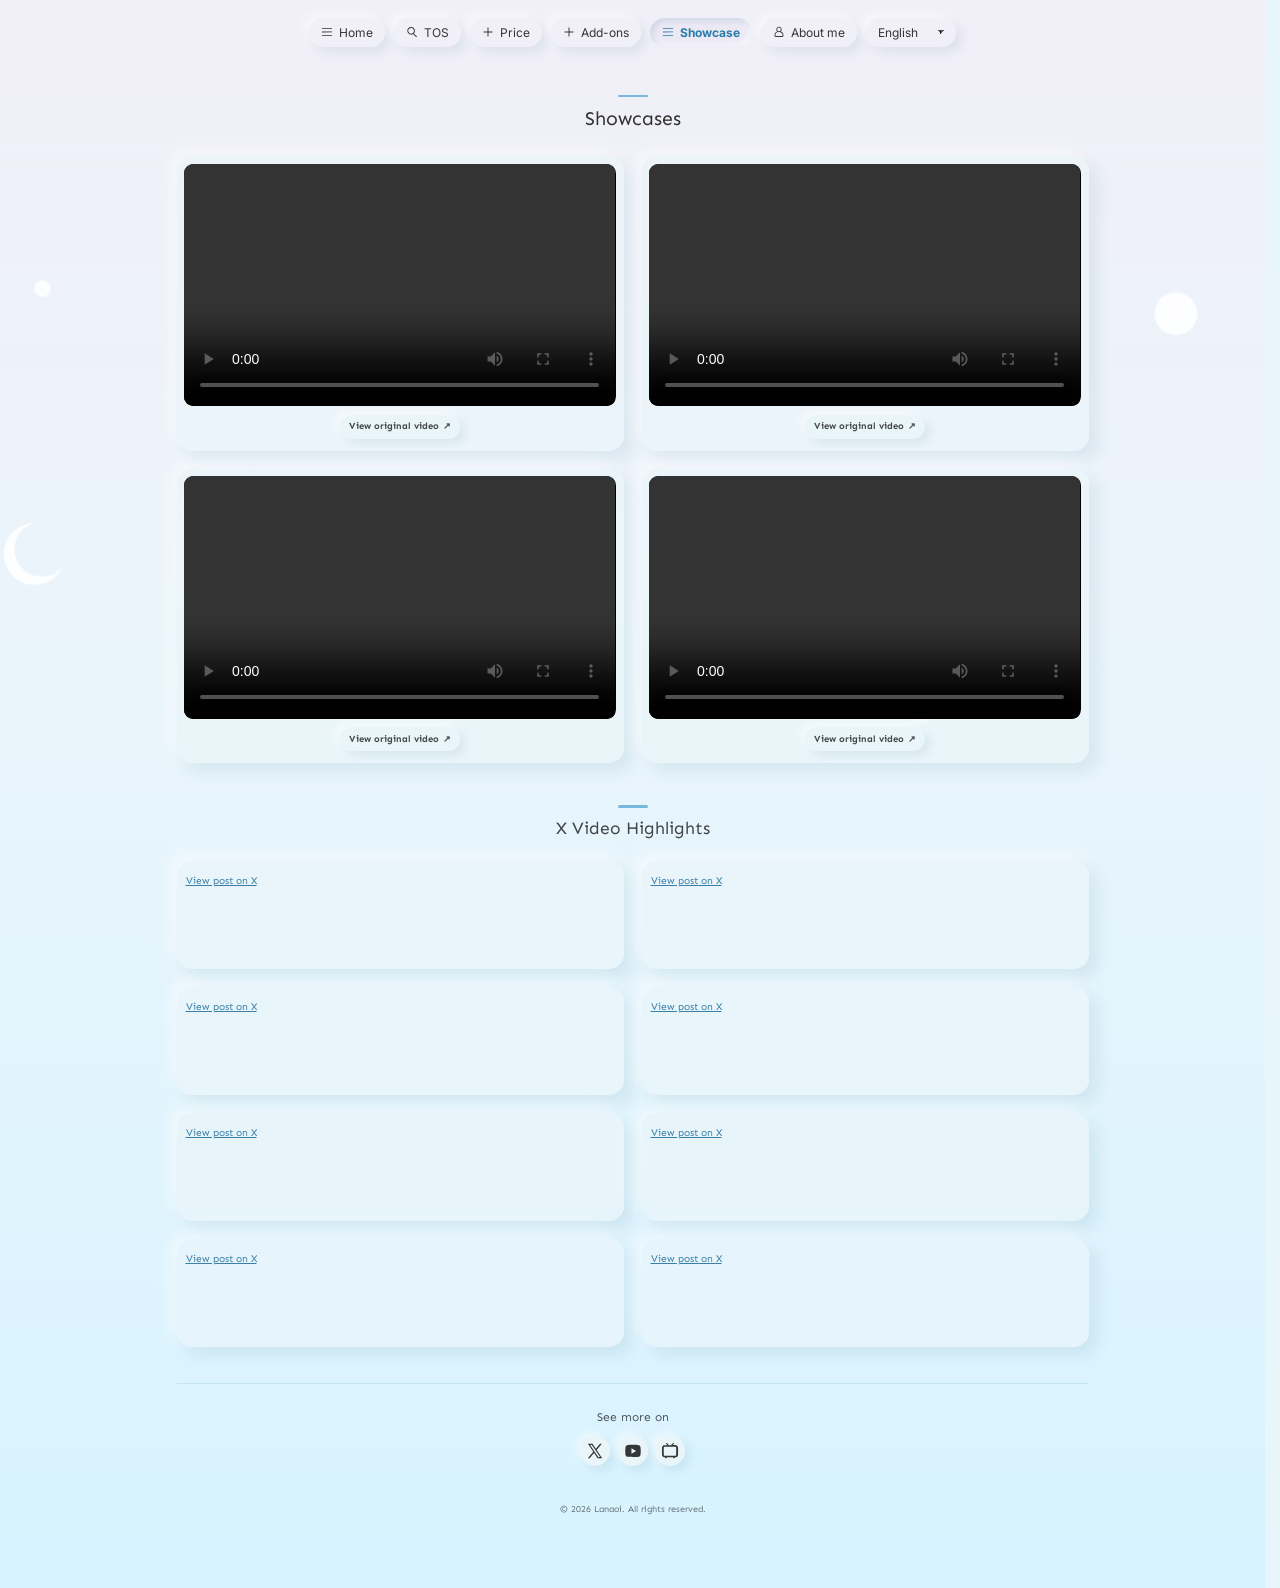
<file: showcase.html>
<!DOCTYPE html>
<html lang="en">
<head>
  <meta charset="utf-8" />
  <meta name="viewport" content="width=device-width, initial-scale=1" />
  <title>Showcase - Lanaoi Commissions</title>
  <meta name="description" content="Live2D rigging showcase by Lanaoi" />
  <link rel="preconnect" href="https://fonts.googleapis.com" />
  <link rel="preconnect" href="https://fonts.gstatic.com" crossorigin />
  <link href="https://fonts.googleapis.com/css2?display=swap&family=Sen:wght@400;700&family=Inter:wght@300;400" rel="stylesheet" />
  <link rel="icon" type="image/png" href="images/favicon.png" />
  <link rel="stylesheet" href="css/style.css" />
</head>
<body class="neu-page showcase-page-body">
  <svg xmlns="http://www.w3.org/2000/svg" style="display:none">
    <symbol id="icon-x" viewBox="0 0 40 40"><path d="M36,36l-12.4-18.3,11.6-13.7h-4l-9.4,11-7.5-11H4.2l12,17.7-12.2,14.3h4l9.9-11.7,7.9,11.7h10.2ZM13,6.6l18.2,26.9h-4L9,6.6h4Z"/></symbol>
    <symbol id="icon-bilibili" viewBox="0 0 40 40"><path d="M37.8,28.4c0,.3-.1.6-.1.8-.2.6-.3,1.2-.6,1.7-.2.4-.5.8-.7,1.2-.2.3-.4.5-.7.7-.2.2-.5.4-.7.5-.5.3-1,.5-1.5.6-.3,0-.6.1-.9.1-.5,0-.9,0-1.4,0-.2,0-.2,0-.2.1,0,.3-.1.7-.3,1-.2.3-.5.6-.8.7-.2.1-.4.2-.7.2-.1,0-.3,0-.4,0-.1,0-.3-.1-.4-.1-.3-.1-.6-.3-.8-.5C27.2,35,27,34.6,27,34.2c0-.1-.1-.2-.2-.2,0,0-.1,0-.1,0-4.5,0-9,0-13.4,0-.1,0-.2,0-.2.2-.1.9-.7,1.6-1.6,1.8-.1,0-.2,0-.3,0-.1,0-.2,0-.3,0-.1,0-.3-.1-.4-.1-.3-.1-.6-.3-.8-.5-.3-.3-.5-.7-.5-1.2C9.1,34,9.1,34,9,34c-.4,0-.8,0-1.3,0-.5,0-1,0-1.4-.2-.7-.2-1.3-.5-1.8-.9-.7-.6-1.2-1.2-1.6-2-.3-.6-.5-1.2-.6-1.8,0-.1,0-.2,0-.3,0-.3-.1-.6-.1-.9,0-3.8,0-7.7,0-11.5,0-1.2,0-2.4,0-3.6,0-.5.1-.9.2-1.4.2-.6.4-1.1.7-1.6.2-.3.4-.6.6-.9.2-.3.5-.5.8-.8.2-.2.5-.4.7-.5C5.6,7.4,6,7.2,6.4,7.1,6.9,7,7.4,7,7.9,7c.5,0,1,0,1.5,0,.2,0,.4,0,.6,0,.2,0,.3,0,.5,0,.2,0,.5,0,.7,0,.5,0,1,0,1.5,0,.2,0,.4,0,.5,0,.1,0,.2,0,.4,0,.1,0,.2,0,.3,0,.2,0,.4,0,.6,0,0-.1-.1-.1-.1-.1C14,6.6,13.7,6.3,13.4,6c-.3-.3-.5-.5-.8-.8C12.4,5,12.2,4.8,12,4.6c-.2-.2-.5-.5-.7-.7-.4-.5-.3-1.2.2-1.6.2-.1.4-.2.5-.3.1,0,.3,0,.4,0,.2.1.4.2.6.3.2.2.4.4.5.5.4.4.9.9,1.3,1.3.5.5.9.9,1.4,1.4.3.3.5.5.8.8.2.2.4.4.6.6,0,0,.1.1.2.1.4,0,.8,0,1.2,0,.4,0,.7,0,1.1,0,.3,0,.7,0,1,0,.3,0,.6,0,.9,0,.1,0,.3,0,.4-.1.2-.2.3-.3.5-.5.5-.5.9-.9,1.4-1.4C24.6,4.7,25,4.3,25.3,4c.5-.5,1-1,1.4-1.5C27,2.3,27.3,2.1,27.6,2c.1,0,.2,0,.4,0,.3.1.6.3.8.6C29,2.9,29,3.2,28.9,3.6c-.1.3-.3.5-.5.7-.4.4-.8.8-1.1,1.1-.4.4-.9.9-1.3,1.3-.1.1-.1.1-.1.2.1,0,.2,0,.2,0,.3,0,.6,0,.9,0,.2,0,.4,0,.6,0,.3,0,.6,0,.8,0,.5,0,1,0,1.5,0,.3,0,.5,0,.8,0,.1,0,.3,0,.4,0,.3,0,.6,0,.9,0,.3,0,.6,0,.9,0,.5,0,1,.2,1.4.4.4.2.8.5,1.2.8.3.2.5.5.8.8.5.6.8,1.2,1.1,1.9.2.5.3,1.1.4,1.6,0,.1,0,.2.1.4,0,5,0,10.1,0,15.1C37.9,28.2,37.8,28.3,37.8,28.4ZM33.3,11.4c-.2-.3-.5-.5-.8-.7-.3-.1-.6-.2-.9-.2-3.9,0-7.8,0-11.6,0,0,0,0,0,0,0-.9,0-1.8,0-2.8,0-3,0-6,0-8.9,0-.5,0-1,.2-1.4.5-.5.5-.8,1.1-.8,1.8,0,5,0,9.9,0,14.9,0,.3,0,.6.1.9.1.3.2.5.3.8.1.2.3.4.5.6.2.1.4.3.6.3.3.1.6.1.9.1,2,0,4,0,6,0,.7,0,1.5,0,2.2,0,1.5,0,3.1,0,4.6,0,2,0,4,0,6.1,0,1.5,0,2.9,0,4.4,0,.4,0,.8-.2,1.1-.5.4-.3.6-.8.7-1.2.1-.3.1-.6.1-.9,0-4.9,0-9.8,0-14.8C33.8,12.4,33.7,11.9,33.3,11.4Z"/></symbol>
    <symbol id="icon-youtube" viewBox="0 0 40 40">
      <path fill-rule="evenodd" d="M36.4 10.3c-.4-1.6-1.7-2.9-3.3-3.3C30.2 6.2 20 6.2 20 6.2S9.8 6.2 6.9 7c-1.6.4-2.9 1.7-3.3 3.3C2.8 13.2 2.8 20 2.8 20s0 6.8.8 9.7c.4 1.6 1.7 2.9 3.3 3.3 2.9.8 13.1.8 13.1.8s10.2 0 13.1-.8c1.6-.4 2.9-1.7 3.3-3.3.8-2.9.8-9.7.8-9.7s0-6.8-.8-9.7ZM16.6 26V14l10.4 6-10.4 6Z"/>
    </symbol>
    <symbol id="icon-user" viewBox="0 0 40 40"><path d="M31.6,36.5H8.4c-1.7,0-3.1-1.4-3.1-3.1v-4.6c0-3.8,1.8-6.9,5.2-9,1.1-.7,2.4-1.2,3.8-1.6-.8-.7-1.5-1.5-2-2.4-.8-1.3-1.2-2.9-1.2-4.4,0-4.9,4-8.9,8.9-8.9s8.9,4,8.9,8.9c0,1.6-.4,3.1-1.2,4.4-.5.9-1.2,1.7-2,2.4,1.4.4,2.7,1,3.8,1.6,3.4,2,5.2,5.1,5.2,9v4.6C34.7,35.1,33.3,36.5,31.6,36.5ZM20,5.4c-3.3,0-6,2.7-6,6s2.7,6,6,6,6-2.7,6-6S23.3,5.4,20,5.4ZM8.2,28.8v4.6c0,.1.1.2.2.2h23.2c.1,0,.2-.1.2-.2v-4.6c0-3-1.4-5.2-4.2-6.7-2-1.1-4.9-1.8-7.7-1.8C15.6,20.3,8.2,22.1,8.2,28.8Z"/></symbol>
    <symbol id="icon-menu" viewBox="0 0 40 40"><path d="M3,32.2v-1.6c0-.3.2-.5.5-.5l33-.1c.3,0,.5.2.5.5v1.6c0,.3-.2.5-.5.5l-33,.1C3.2,32.7,3,32.5,3,32.2ZM3,20.8v-1.6c0-.3.2-.5.5-.5l33-.1c.3,0,.5.2.5.5v1.6c0,.3-.2.5-.5.5l-33,.1C3.2,21.3,3,21.1,3,20.8ZM3,9.5V7.9c0-.3.2-.5.5-.5l33-.1c.3,0,.5.2.5.5v1.6c0,.3-.2.5-.5.5L3.5,10C3.2,10,3,9.8,3,9.5Z"/></symbol>
    <symbol id="icon-plus" viewBox="0 0 40 40"><path d="M34.5,21.6H21.6v12.9c0,.3-.2.5-.5.5h-2.2c-.3,0-.5-.2-.5-.5V21.6H5.5c-.3,0-.5-.2-.5-.5v-2.2c0-.3.2-.5.5-.5h12.9V5.5c0-.3.2-.5.5-.5h2.2c.3,0,.5.2.5.5v12.9h12.9c.3,0,.5.2.5.5v2.2C35,21.4,34.8,21.6,34.5,21.6Z"/></symbol>
    <symbol id="icon-search" viewBox="0 0 40 40"><path d="M35.8,36.5l-.1.1c-.6.6-1.6.6-2.3,0l-9.7-9.7c-1.9,1.2-4.2,1.9-6.6,1.9-7,0-12.7-5.7-12.7-12.7S9.9,3.4,17,3.4s12.7,5.7,12.7,12.7c0,3.4-1.3,6.4-3.4,8.7l9.5,9.5C36.4,34.9,36.4,35.9,35.8,36.5ZM17,6.5c-5.3,0-9.6,4.3-9.6,9.6s4.3,9.6,9.6,9.6,9.6-4.3,9.6-9.6S22.2,6.5,17,6.5Z"/></symbol>
  </svg>

  <div class="site-wrapper">
    <header class="site-header">
      <nav class="nav-pills">
        <a href="home"><svg><use href="#icon-menu"></use></svg> <span data-i18n="nav.home">Home</span></a>
        <a href="tos"><svg><use href="#icon-search"></use></svg> <span data-i18n="nav.tos">TOS</span></a>
        <a href="price"><svg><use href="#icon-plus"></use></svg> <span data-i18n="nav.price">Price</span></a>
        <a href="addons"><svg><use href="#icon-plus"></use></svg> <span data-i18n="nav.addons">Add-ons</span></a>
        <a href="showcase" class="active"><svg><use href="#icon-menu"></use></svg> <span data-i18n="nav.showcase">Showcase</span></a>
        <a href="about"><svg><use href="#icon-user"></use></svg> <span data-i18n="nav.about">About me</span></a>
        <select class="lang-toggle" id="langToggle" aria-label="Language">
          <option value="en">English</option>
          <option value="zh">简体中文</option>
          <option value="zh-Hant">繁體中文</option>
          <option value="ja">日本語</option>
        </select>
      </nav>
    </header>

    <main class="showcase-page">
      <div class="showcase-heading">
        <span class="showcase-heading-mark" aria-hidden="true"></span>
        <h2 class="section-title-center" data-i18n="home.showcases">Showcases</h2>
      </div>
      <div class="showcase-grid">
        <div class="showcase-item">
          <video controls playsinline preload="metadata" aria-label="Bilibili Showcase 1">
            <source src="videos/showcase-1.mp4" type="video/mp4" />
          </video>
          <a class="showcase-source" href="https://www.bilibili.com/video/BV1AKdFByErA" target="_blank" rel="noopener noreferrer"><span data-i18n="showcase.original">View original video</span> <span aria-hidden="true">&#x2197;&#xfe0e;</span></a>
        </div>
        <div class="showcase-item">
          <video controls playsinline preload="metadata" aria-label="Live2D Model Showcase - Vampire Ground Finch Viewing Area">
            <source src="videos/showcase-2.mp4" type="video/mp4" />
          </video>
          <a class="showcase-source" href="https://www.bilibili.com/video/BV1Ax4PzKERj" target="_blank" rel="noopener noreferrer"><span data-i18n="showcase.original">View original video</span> <span aria-hidden="true">&#x2197;&#xfe0e;</span></a>
        </div>
        <div class="showcase-item">
          <video controls playsinline preload="metadata" aria-label="The Character Design Was Too Cute, So I Commissioned Another Model Showcase">
            <source src="videos/showcase-3.mp4" type="video/mp4" />
          </video>
          <a class="showcase-source" href="https://www.bilibili.com/video/BV1VEgXz7Ebf" target="_blank" rel="noopener noreferrer"><span data-i18n="showcase.original">View original video</span> <span aria-hidden="true">&#x2197;&#xfe0e;</span></a>
        </div>
        <div class="showcase-item">
          <video controls playsinline preload="metadata" aria-label="Bilibili Showcase 4">
            <source src="videos/showcase-4.mp4" type="video/mp4" />
          </video>
          <a class="showcase-source" href="https://www.bilibili.com/video/BV1U4ZaYoEDu" target="_blank" rel="noopener noreferrer"><span data-i18n="showcase.original">View original video</span> <span aria-hidden="true">&#x2197;&#xfe0e;</span></a>
        </div>
      </div>
      <section class="x-showcase" aria-labelledby="x-showcase-title">
        <div class="showcase-subheading">
          <span class="showcase-heading-mark" aria-hidden="true"></span>
          <h3 class="section-title-center" id="x-showcase-title" data-i18n="showcase.xclips">X Video Highlights</h3>
        </div>
        <div class="x-showcase-grid">
          <div class="x-showcase-column">
            <article class="x-showcase-card">
              <blockquote class="twitter-tweet" data-conversation="none" data-dnt="true" data-theme="light">
                <a href="https://x.com/Lanaoi719/status/1778791882207986011">View post on X</a>
              </blockquote>
            </article>
            <article class="x-showcase-card">
              <blockquote class="twitter-tweet" data-conversation="none" data-dnt="true" data-theme="light">
                <a href="https://x.com/Lanaoi719/status/1969431754915397880">View post on X</a>
              </blockquote>
            </article>
            <article class="x-showcase-card">
              <blockquote class="twitter-tweet" data-conversation="none" data-dnt="true" data-theme="light">
                <a href="https://x.com/Lanaoi719/status/1897949574666535371">View post on X</a>
              </blockquote>
            </article>
            <article class="x-showcase-card">
              <blockquote class="twitter-tweet" data-conversation="none" data-dnt="true" data-theme="light">
                <a href="https://x.com/Lanaoi719/status/2101997646542225902">View post on X</a>
              </blockquote>
            </article>
          </div>
          <div class="x-showcase-column">
            <article class="x-showcase-card">
              <blockquote class="twitter-tweet" data-conversation="none" data-dnt="true" data-theme="light">
                <a href="https://x.com/Lanaoi719/status/1791797375188803634">View post on X</a>
              </blockquote>
            </article>
            <article class="x-showcase-card">
              <blockquote class="twitter-tweet" data-conversation="none" data-dnt="true" data-theme="light">
                <a href="https://x.com/Lanaoi719/status/1938864832977244422">View post on X</a>
              </blockquote>
            </article>
            <article class="x-showcase-card">
              <blockquote class="twitter-tweet" data-conversation="none" data-dnt="true" data-theme="light">
                <a href="https://x.com/Lanaoi719/status/1713808303929823353">View post on X</a>
              </blockquote>
            </article>
            <article class="x-showcase-card">
              <blockquote class="twitter-tweet" data-conversation="none" data-dnt="true" data-theme="light">
                <a href="https://x.com/Lanaoi719/status/2002386078641340471">View post on X</a>
              </blockquote>
            </article>
          </div>
        </div>
      </section>
      <div class="showcase-more">
        <p data-i18n="showcase.more">See more on</p>
        <div class="social-icons">
          <a href="https://twitter.com/Lanaoi719" target="_blank" rel="noopener noreferrer" aria-label="X"><svg><use href="#icon-x"></use></svg></a>
          <a href="https://youtube.com/@Lanaoi719?si=DncUWFIbH9h5uzIj" target="_blank" rel="noopener noreferrer" aria-label="YouTube"><svg><use href="#icon-youtube"></use></svg></a>
          <a href="https://space.bilibili.com/1474270?spm_id_from=333.1007.0.0" target="_blank" rel="noopener noreferrer" aria-label="Bilibili"><svg><use href="#icon-bilibili"></use></svg></a>
        </div>
      </div>
    </main>

    <footer class="site-footer"><p data-i18n="footer">&copy; 2026 Lanaoi. All rights reserved.</p></footer>
  </div>
  <button class="back-to-top" id="backToTop" aria-label="Back to top">&uarr;</button>
  <script>var b=document.getElementById('backToTop');function c(){b.classList.toggle('visible',window.scrollY>300)}window.addEventListener('scroll',c);window.addEventListener('pageshow',c);c();b.addEventListener('click',function(){window.scrollTo({top:0,behavior:'smooth'})});</script>
  <script async src="https://platform.twitter.com/widgets.js" charset="utf-8"></script>
  <script src="js/lang.js"></script>
  <script src="js/cursor-stars.js"></script>
</body>
</html>
</file>
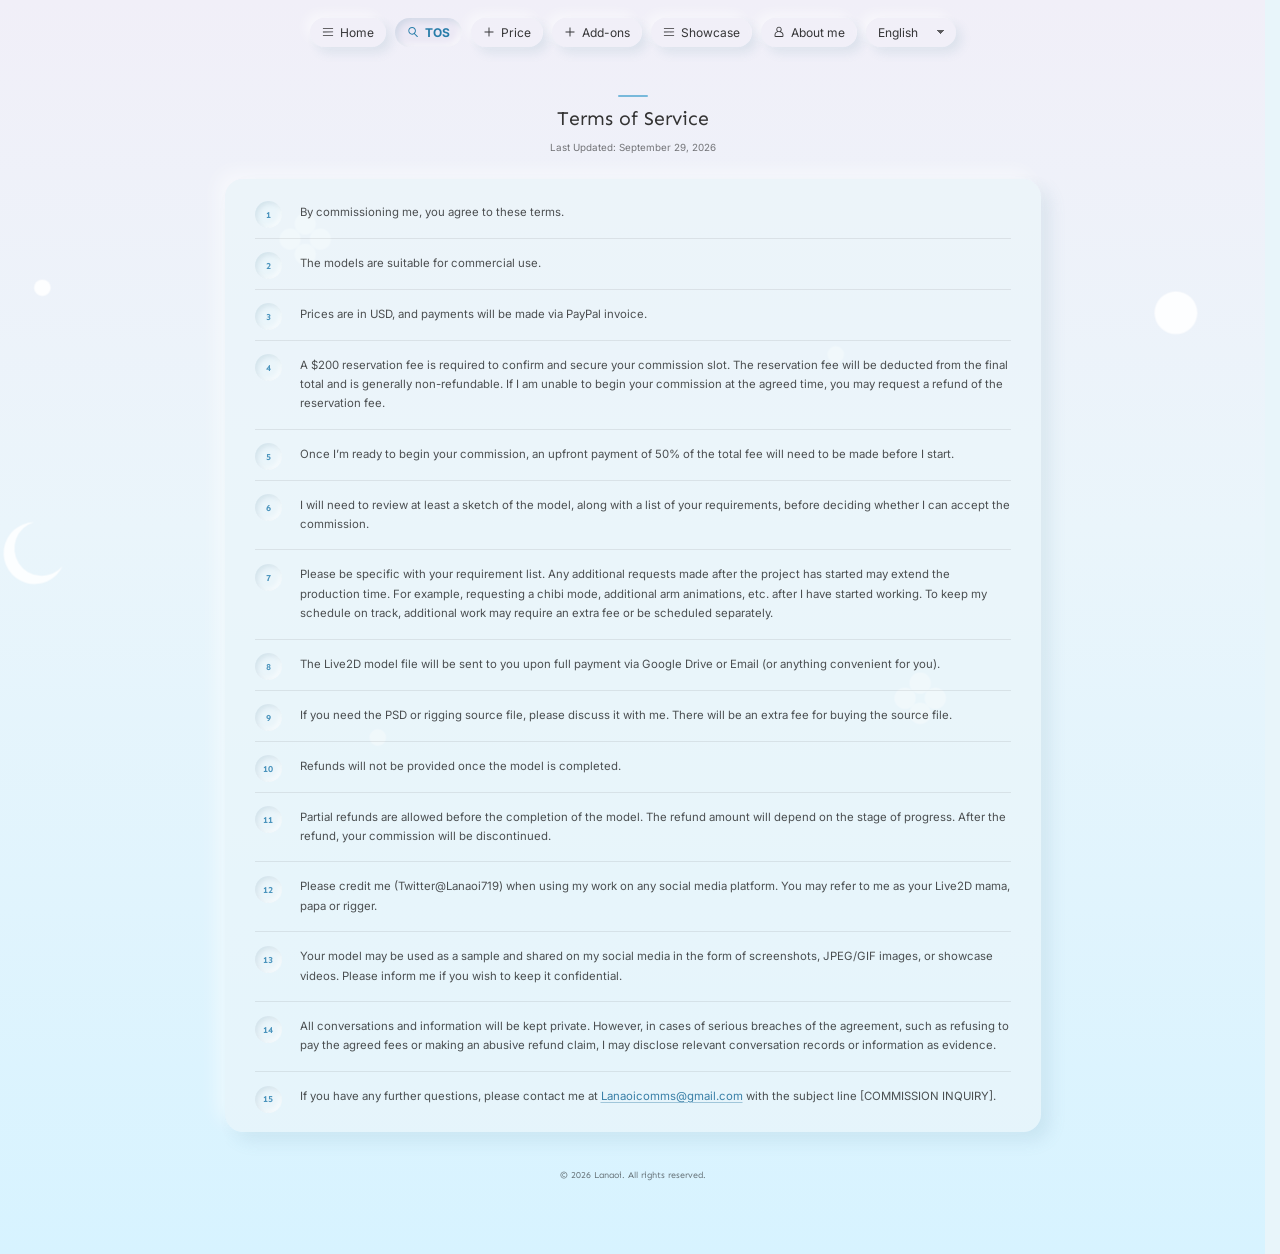
<file: tos.html>
<!DOCTYPE html>
<html lang="en">
<head>
  <meta charset="utf-8" />
  <meta name="viewport" content="width=device-width, initial-scale=1" />
  <title>Terms of Service - Lanaoi Commissions</title>
  <meta name="description" content="Live2D Rigging Commission Terms of Service" />
  <link rel="preconnect" href="https://fonts.googleapis.com" />
  <link rel="preconnect" href="https://fonts.gstatic.com" crossorigin />
  <link href="https://fonts.googleapis.com/css2?display=swap&family=Sen:wght@400;700&family=Inter:wght@300;400" rel="stylesheet" />
  <link rel="icon" type="image/png" href="images/favicon.png" />
  <link rel="stylesheet" href="css/style.css" />
</head>
<body class="neu-page tos-page-body">
  <svg xmlns="http://www.w3.org/2000/svg" style="display:none">
    <symbol id="icon-user" viewBox="0 0 40 40"><path d="M31.6,36.5H8.4c-1.7,0-3.1-1.4-3.1-3.1v-4.6c0-3.8,1.8-6.9,5.2-9,1.1-.7,2.4-1.2,3.8-1.6-.8-.7-1.5-1.5-2-2.4-.8-1.3-1.2-2.9-1.2-4.4,0-4.9,4-8.9,8.9-8.9s8.9,4,8.9,8.9c0,1.6-.4,3.1-1.2,4.4-.5.9-1.2,1.7-2,2.4,1.4.4,2.7,1,3.8,1.6,3.4,2,5.2,5.1,5.2,9v4.6C34.7,35.1,33.3,36.5,31.6,36.5ZM20,5.4c-3.3,0-6,2.7-6,6s2.7,6,6,6,6-2.7,6-6S23.3,5.4,20,5.4ZM8.2,28.8v4.6c0,.1.1.2.2.2h23.2c.1,0,.2-.1.2-.2v-4.6c0-3-1.4-5.2-4.2-6.7-2-1.1-4.9-1.8-7.7-1.8C15.6,20.3,8.2,22.1,8.2,28.8Z"/></symbol>
    <symbol id="icon-menu" viewBox="0 0 40 40"><path d="M3,32.2v-1.6c0-.3.2-.5.5-.5l33-.1c.3,0,.5.2.5.5v1.6c0,.3-.2.5-.5.5l-33,.1C3.2,32.7,3,32.5,3,32.2ZM3,20.8v-1.6c0-.3.2-.5.5-.5l33-.1c.3,0,.5.2.5.5v1.6c0,.3-.2.5-.5.5l-33,.1C3.2,21.3,3,21.1,3,20.8ZM3,9.5V7.9c0-.3.2-.5.5-.5l33-.1c.3,0,.5.2.5.5v1.6c0,.3-.2.5-.5.5L3.5,10C3.2,10,3,9.8,3,9.5Z"/></symbol>
    <symbol id="icon-plus" viewBox="0 0 40 40"><path d="M34.5,21.6H21.6v12.9c0,.3-.2.5-.5.5h-2.2c-.3,0-.5-.2-.5-.5V21.6H5.5c-.3,0-.5-.2-.5-.5v-2.2c0-.3.2-.5.5-.5h12.9V5.5c0-.3.2-.5.5-.5h2.2c.3,0,.5.2.5.5v12.9h12.9c.3,0,.5.2.5.5v2.2C35,21.4,34.8,21.6,34.5,21.6Z"/></symbol>
    <symbol id="icon-search" viewBox="0 0 40 40"><path d="M35.8,36.5l-.1.1c-.6.6-1.6.6-2.3,0l-9.7-9.7c-1.9,1.2-4.2,1.9-6.6,1.9-7,0-12.7-5.7-12.7-12.7S9.9,3.4,17,3.4s12.7,5.7,12.7,12.7c0,3.4-1.3,6.4-3.4,8.7l9.5,9.5C36.4,34.9,36.4,35.9,35.8,36.5ZM17,6.5c-5.3,0-9.6,4.3-9.6,9.6s4.3,9.6,9.6,9.6,9.6-4.3,9.6-9.6S22.2,6.5,17,6.5Z"/></symbol>
  </svg>

  <div class="site-wrapper">
    <header class="site-header">
      <nav class="nav-pills">
        <a href="home"><svg><use href="#icon-menu"></use></svg> <span data-i18n="nav.home">Home</span></a>
        <a href="tos" class="active"><svg><use href="#icon-search"></use></svg> <span data-i18n="nav.tos">TOS</span></a>
        <a href="price"><svg><use href="#icon-plus"></use></svg> <span data-i18n="nav.price">Price</span></a>
        <a href="addons"><svg><use href="#icon-plus"></use></svg> <span data-i18n="nav.addons">Add-ons</span></a>
        <a href="showcase"><svg><use href="#icon-menu"></use></svg> <span data-i18n="nav.showcase">Showcase</span></a>
        <a href="about"><svg><use href="#icon-user"></use></svg> <span data-i18n="nav.about">About me</span></a>
        <select class="lang-toggle" id="langToggle" aria-label="Language">
          <option value="en">English</option>
          <option value="zh">简体中文</option>
          <option value="zh-Hant">繁體中文</option>
          <option value="ja">日本語</option>
        </select>
      </nav>
    </header>

    <section class="tos-page">
      <div class="tos-heading">
        <span class="tos-heading-mark" aria-hidden="true"></span>
        <h2 class="section-title-center"><span data-i18n="tos.title">Terms of Service</span></h2>
        <p class="tos-updated" data-i18n="tos.updated">Last Updated: September 29, 2026</p>
      </div>
      <div class="tos-panel">
        <ol class="tos-list">
        <li data-i18n="tos.1">By commissioning me, you agree to these terms.</li>
        <li data-i18n="tos.2">The models are suitable for commercial use.</li>
        <li data-i18n="tos.3">Prices are in USD, and payments will be made via PayPal invoice.</li>
        <li data-i18n="tos.4">A $200 reservation fee is required to confirm and secure your commission slot. The reservation fee will be deducted from the final total and is generally non-refundable. If I am unable to begin your commission at the agreed time, you may request a refund of the reservation fee.</li>
        <li data-i18n="tos.5">Once I'm ready to begin your commission, an upfront payment of 50% of the total fee will need to be made before I start.</li>
        <li data-i18n="tos.6">I will need to review at least a sketch of the model, along with a list of your requirements, before deciding whether I can accept the commission.</li>
        <li data-i18n="tos.7">Please be specific with your requirement list. Any additional requests made after the project has started may extend the production time. For example, requesting a chibi mode, additional arm animations, etc. after I have started working. To keep my schedule on track, additional work may require an extra fee or be scheduled separately.</li>
        <li data-i18n="tos.8">The Live2D model file will be sent to you upon full payment via Google Drive or Email (or anything convenient for you).</li>
        <li data-i18n="tos.9">If you need the PSD or rigging source file, please discuss it with me. There will be an extra fee for buying the source file.</li>
        <li data-i18n="tos.10">Refunds will not be provided once the model is completed.</li>
        <li data-i18n="tos.11">Partial refunds are allowed before the completion of the model. The refund amount will depend on the stage of progress. After the refund, your commission will be discontinued.</li>
        <li data-i18n="tos.12">Please credit me (Twitter@Lanaoi719) when using my work on any social media platform. You may refer to me as your Live2D mama, papa or rigger.</li>
        <li data-i18n="tos.13">Your model may be used as a sample and shared on my social media in the form of screenshots, JPEG/GIF images, or showcase videos. Please inform me if you wish to keep it confidential.</li>
        <li data-i18n="tos.14">All conversations and information will be kept private. However, in cases of serious breaches of the agreement, such as refusing to pay the agreed fees or making an abusive refund claim, I may disclose relevant conversation records or information as evidence.</li>
        <li data-i18n="tos.15">If you have any further questions, please contact me at <a href="mailto:Lanaoicomms@gmail.com">Lanaoicomms@gmail.com</a> with the subject line [COMMISSION INQUIRY].</li>
        </ol>
      </div>
    </section>

    <footer class="site-footer"><p data-i18n="footer">&copy; 2026 Lanaoi. All rights reserved.</p></footer>
  </div>
  <button class="back-to-top" id="backToTop" aria-label="Back to top">&uarr;</button>
  <script>var b=document.getElementById('backToTop');function c(){b.classList.toggle('visible',window.scrollY>300)}window.addEventListener('scroll',c);window.addEventListener('pageshow',c);c();b.addEventListener('click',function(){window.scrollTo({top:0,behavior:'smooth'})});</script>
  <script src="js/lang.js"></script>
  <script src="js/cursor-stars.js"></script>
</body>
</html>
</file>
<file: css/style.css>
/* ===== Reset & Base ===== */
*,
*::before,
*::after {
  box-sizing: border-box;
  margin: 0;
  padding: 0;
}

html {
  font-size: 12.6pt;
  scroll-behavior: smooth;
  scrollbar-gutter: stable;
}

body {
  font-family: 'Inter', sans-serif;
  color: #333;
  background-color: #e8f5fa;
  background-image: linear-gradient(to bottom, #f1eff8 0%, #eaf5fb 42%, #d7f3ff 100%);
  background-position: center top;
  background-size: 100% 100%;
  background-attachment: scroll;
  background-repeat: no-repeat;
  line-height: 1.6;
  min-height: 100vh;
  overflow-x: hidden;
}

.cursor-star {
  position: fixed;
  z-index: 1000;
  pointer-events: none;
  border-radius: 1px;
  clip-path: polygon(50% 0, 61% 39%, 100% 50%, 61% 61%, 50% 100%, 39% 61%, 0 50%, 39% 39%);
  filter: drop-shadow(0 0 0.45rem rgba(255, 255, 255, 1));
  transform: translate(-50%, -50%) scale(0) rotate(0deg);
  animation: cursor-star-trail 0.75s ease-out forwards;
  will-change: transform, opacity;
}

@keyframes cursor-star-trail {
  22% {
    opacity: 1;
    transform: translate(-50%, -50%) scale(1) rotate(35deg);
  }
  100% {
    opacity: 0;
    transform: translate(calc(-50% + var(--star-drift-x)), calc(-50% + var(--star-drift-y))) scale(0.15) rotate(100deg);
  }
}

@media (prefers-reduced-motion: reduce), (hover: none), (pointer: coarse) {
  .cursor-star {
    display: none;
  }
}

/* Fixed background artwork */
body::before {
  content: '';
  position: fixed;
  top: 0;
  left: 0;
  width: 100vw;
  height: 100vh;
  pointer-events: none;
  z-index: 0;
  background: url('../images/site-background.svg') center / cover no-repeat;
  opacity: 0.92;
  transform: scale(1.015) translateY(var(--star-offset, 0px));
  will-change: transform;
}

@media (prefers-reduced-motion: reduce) {
  body::before {
    opacity: 0.92;
    transform: none;
  }
}

a {
  color: inherit;
  text-decoration: underline;
  transition: color 0.25s ease;
}

a:hover {
  text-decoration: none;
}

img {
  max-width: 100%;
  height: auto;
  display: block;
}

ul,
ol {
  list-style: none;
}

h1,
h2,
h3 {
  font-family: 'Sen', sans-serif;
  font-weight: 700;
  line-height: 1.25;
}

/* ===== Shared Neumorphism ===== */
.neu-page {
  --neu-surface: rgba(235, 246, 251, 0.9);
  --neu-surface-strong: #eaf5fa;
  --neu-glass: rgba(234, 245, 250, 0.68);
  --neu-light: rgba(255, 255, 255, 0.48);
  --neu-shadow: rgba(91, 139, 164, 0.14);
  --neu-accent: #78b9db;
}

.about-page-body {
  --neu-light: rgba(255, 255, 255, 0.92);
  --neu-shadow: rgba(91, 139, 164, 0.24);
}

.neu-page .site-header {
  width: auto;
  margin-right: 0;
  margin-left: 0;
  border-bottom: 0;
}

.neu-page .nav-pills a {
  border: 0;
  background: rgba(241, 239, 248, 0.88);
  box-shadow: -0.45rem -0.45rem 0.9rem var(--neu-light), 0.45rem 0.45rem 0.9rem var(--neu-shadow);
  transition: color 0.2s ease, box-shadow 0.2s ease, transform 0.2s ease;
}

.neu-page .nav-pills a:hover {
  color: #287da9;
  background: #f1eff8;
  box-shadow: -0.3rem -0.3rem 0.65rem var(--neu-light), 0.3rem 0.3rem 0.65rem var(--neu-shadow);
  transform: translateY(-1px);
}

.neu-page .nav-pills a:active,
.neu-page .nav-pills a.active {
  color: #287da9;
  background: #ece9f5;
  box-shadow: inset 0.25rem 0.25rem 0.55rem rgba(91, 139, 164, 0.18), inset -0.25rem -0.25rem 0.55rem rgba(255, 255, 255, 0.62);
}

.neu-page .lang-toggle,
.neu-page .back-to-top,
.neu-page .btn-pill,
.neu-page .showcase-source,
.neu-page .social-icons a {
  border: 0;
  background: var(--neu-surface-strong);
  box-shadow: -0.4rem -0.4rem 0.8rem var(--neu-light), 0.4rem 0.4rem 0.8rem var(--neu-shadow);
}

.neu-page .lang-toggle,
.neu-page .back-to-top {
  backdrop-filter: none;
  -webkit-backdrop-filter: none;
}

.neu-page .btn-pill:hover,
.neu-page .showcase-source:hover,
.neu-page .social-icons a:hover {
  color: #287da9;
  background: var(--neu-surface-strong);
  box-shadow: -0.3rem -0.3rem 0.65rem var(--neu-light), 0.3rem 0.3rem 0.65rem var(--neu-shadow);
  transform: translateY(-2px);
}

.neu-page .btn-pill:active,
.neu-page .showcase-source:active,
.neu-page .social-icons a:active {
  box-shadow: inset 0.25rem 0.25rem 0.55rem rgba(91, 139, 164, 0.18), inset -0.25rem -0.25rem 0.55rem rgba(255, 255, 255, 0.62);
  transform: translateY(0);
}

/* ===== Layout ===== */
.site-wrapper {
  position: relative;
  z-index: 2;
  max-width: 85rem;
  margin: 0 auto;
  padding: 4rem 3rem;
}

section {
  margin-bottom: 3rem;
  animation: fadeInUp 0.6s ease both;
}

@keyframes fadeInUp {
  from {
    opacity: 0;
    transform: translateY(0.5rem);
  }
  to {
    opacity: 1;
    transform: translateY(0);
  }
}

/* ===== Header ===== */
.site-header {
  text-align: center;
  position: relative;
  z-index: 3;
  width: 100vw;
  background: transparent;
  padding: 1.5rem 0 1rem;
  margin: -4rem calc(50% - 50vw) 3rem;
  padding-left: 3rem;
  padding-right: 3rem;
  border-bottom: 1px solid rgba(75, 148, 189, 0.2);
}

/* ===== Back to Top ===== */
.back-to-top {
  position: fixed;
  bottom: 2rem;
  right: 2rem;
  width: 3rem;
  height: 3rem;
  border-radius: 50%;
  background: rgba(158, 226, 255, 0.4);
  border: 1px solid rgba(0, 0, 0, 0.12);
  color: rgba(0, 0, 0, 0.6);
  font-size: 1.25rem;
  cursor: pointer;
  display: flex;
  align-items: center;
  justify-content: center;
  opacity: 0;
  visibility: hidden;
  transition: opacity 0.3s ease, visibility 0.3s ease, transform 0.25s ease, background-color 0.25s ease;
  z-index: 99;
  backdrop-filter: blur(6px);
  -webkit-backdrop-filter: blur(6px);
}

.back-to-top.visible {
  opacity: 1;
  visibility: visible;
}

.back-to-top:hover {
  background: #fff;
  transform: scale(1.1);
}

/* Language selector */
.lang-toggle {
  width: auto;
  min-width: 7.5rem;
  padding: 0.4rem 2.75rem 0.4rem 1rem;
  border-radius: 2.5rem;
  background: rgba(255, 255, 255, 0.5);
  background-image:
    linear-gradient(45deg, transparent 50%, rgba(0, 0, 0, 0.62) 50%),
    linear-gradient(135deg, rgba(0, 0, 0, 0.62) 50%, transparent 50%);
  background-position:
    calc(100% - 1.25rem) 50%,
    calc(100% - 0.95rem) 50%;
  background-repeat: no-repeat;
  background-size: 0.35rem 0.35rem, 0.35rem 0.35rem;
  border: 1px solid rgba(255, 255, 255, 0.62);
  color: rgba(0, 0, 0, 0.78);
  appearance: none;
  -webkit-appearance: none;
  font-family: 'Sen', sans-serif;
  font-size: 1em;
  font-weight: 700;
  cursor: pointer;
  transition: background-color 0.25s ease, box-shadow 0.25s ease;
}

.lang-toggle:hover {
  background: #fff;
  box-shadow: 0 0.4rem 1rem rgba(75, 148, 189, 0.1);
}

.lang-toggle:focus-visible {
  outline: 2px solid #287da9;
  outline-offset: 2px;
}

.language-dropdown {
  position: relative;
  flex: 0 0 auto;
}

.language-native {
  position: absolute;
  width: 1px !important;
  min-width: 0 !important;
  height: 1px !important;
  padding: 0 !important;
  border: 0 !important;
  overflow: hidden;
  clip: rect(0 0 0 0);
  clip-path: inset(50%);
  white-space: nowrap;
}

.language-trigger {
  height: 100%;
  text-align: left;
}

.language-menu {
  position: absolute;
  top: calc(100% + 0.65rem);
  right: 0;
  z-index: 100;
  display: grid;
  gap: 0.3rem;
  min-width: 100%;
  padding: 0.4rem;
  border: 1px solid rgba(255, 255, 255, 0.72);
  border-radius: 1rem;
  background: rgba(241, 239, 248, 0.96);
  box-shadow: 0 0.65rem 1.5rem rgba(91, 139, 164, 0.24);
  opacity: 0;
  visibility: hidden;
  transform: translateY(-0.35rem);
  transition: opacity 0.18s ease, visibility 0.18s ease, transform 0.18s ease;
}

.language-dropdown.open .language-menu {
  opacity: 1;
  visibility: visible;
  transform: translateY(0);
}

.language-option {
  width: 100%;
  padding: 0.45rem 0.75rem;
  border: 0;
  border-radius: 0.65rem;
  background: transparent;
  color: rgba(0, 0, 0, 0.78);
  font: inherit;
  text-align: left;
  white-space: nowrap;
  cursor: pointer;
}

.language-option:hover,
.language-option:focus-visible {
  color: #287da9;
  background: rgba(255, 255, 255, 0.88);
  outline: none;
}

.language-option.selected {
  color: #287da9;
  font-weight: 700;
  background: #ece9f5;
  box-shadow: inset 0.18rem 0.18rem 0.4rem rgba(91, 139, 164, 0.16), inset -0.18rem -0.18rem 0.4rem rgba(255, 255, 255, 0.7);
}

/* ===== Navigation ===== */
.nav-pills {
  display: flex;
  flex-wrap: wrap;
  justify-content: center;
  gap: 0.75rem;
  margin-top: 0;
}

.nav-pills a {
  display: inline-flex;
  align-items: center;
  gap: 0.5rem;
  padding: 0.4rem 1rem;
  border: 1px solid rgba(255, 255, 255, 0.62);
  border-radius: 2.5rem;
  background: rgba(255, 255, 255, 0.32);
  color: rgba(0, 0, 0, 0.78);
  text-decoration: none;
  font-size: 1em;
  transition: transform 0.25s ease, background-color 0.25s ease;
}

.nav-pills a:hover {
  background-color: rgba(255, 255, 255, 0.78);
  box-shadow: 0 0.4rem 1rem rgba(75, 148, 189, 0.1);
  transform: scale(1.06);
}

.nav-pills a.active {
  background-color: rgba(255, 255, 255, 0.82);
  font-weight: 700;
  box-shadow: 0 0 0.5rem rgba(158, 226, 255, 0.5);
}

.nav-pills a svg {
  width: 1em;
  height: 1em;
  fill: currentColor;
}

.nav-pills .lang-toggle {
  min-width: 7.5rem;
  padding-top: 0.4rem;
  padding-bottom: 0.4rem;
  border: 1px solid rgba(255, 255, 255, 0.62);
  background-color: rgba(255, 255, 255, 0.32);
  background-image:
    linear-gradient(45deg, transparent 50%, rgba(0, 0, 0, 0.62) 50%),
    linear-gradient(135deg, rgba(0, 0, 0, 0.62) 50%, transparent 50%);
  color: rgba(0, 0, 0, 0.78);
  font-family: inherit;
  font-size: 1em;
  font-weight: 400;
  line-height: 1.6;
  transition: transform 0.25s ease, background-color 0.25s ease, box-shadow 0.25s ease;
}

.nav-pills .lang-toggle:hover,
.nav-pills .lang-toggle:focus {
  background-color: rgba(255, 255, 255, 0.78);
  box-shadow: 0 0.4rem 1rem rgba(75, 148, 189, 0.1);
  transform: scale(1.06);
}

.neu-page .nav-pills .lang-toggle,
.home-page .nav-pills .lang-toggle,
.price-page-body .nav-pills .lang-toggle {
  border: 0;
  background-color: rgba(241, 239, 248, 0.88);
  background-image:
    linear-gradient(45deg, transparent 50%, rgba(0, 0, 0, 0.62) 50%),
    linear-gradient(135deg, rgba(0, 0, 0, 0.62) 50%, transparent 50%);
  background-position:
    calc(100% - 1.25rem) 50%,
    calc(100% - 0.95rem) 50%;
  background-repeat: no-repeat;
  background-size: 0.35rem 0.35rem, 0.35rem 0.35rem;
  box-shadow: -0.45rem -0.45rem 0.9rem var(--neu-light), 0.45rem 0.45rem 0.9rem var(--neu-shadow);
}

.neu-page .nav-pills .lang-toggle:hover,
.neu-page .nav-pills .lang-toggle:focus,
.home-page .nav-pills .lang-toggle:hover,
.home-page .nav-pills .lang-toggle:focus,
.price-page-body .nav-pills .lang-toggle:hover,
.price-page-body .nav-pills .lang-toggle:focus {
  color: #287da9;
  background-color: #f1eff8;
  box-shadow: -0.3rem -0.3rem 0.65rem var(--neu-light), 0.3rem 0.3rem 0.65rem var(--neu-shadow);
  transform: translateY(-1px);
}

/* ===== Home Section — 3 Column Card ===== */
.home-page,
.price-page-body {
  --neu-surface: rgba(235, 246, 251, 0.9);
  --neu-surface-strong: #eaf5fa;
  --neu-glass: rgba(234, 245, 250, 0.68);
  --neu-light: rgba(255, 255, 255, 0.92);
  --neu-shadow: rgba(91, 139, 164, 0.24);
  --neu-accent: #78b9db;
}

.price-page-body {
  --neu-light: rgba(255, 255, 255, 0.88);
  --neu-shadow: rgba(71, 121, 148, 0.28);
}

.home-page .site-header {
  width: auto;
  margin-right: 0;
  margin-left: 0;
  border-bottom: 0;
}

.home-page .nav-pills a {
  border: 0;
  background: rgba(241, 239, 248, 0.88);
  box-shadow: -0.45rem -0.45rem 0.9rem var(--neu-light), 0.45rem 0.45rem 0.9rem var(--neu-shadow);
  transition: color 0.2s ease, box-shadow 0.2s ease, transform 0.2s ease;
}

.home-page .nav-pills a:hover {
  background: #f1eff8;
  box-shadow: -0.3rem -0.3rem 0.65rem var(--neu-light), 0.3rem 0.3rem 0.65rem var(--neu-shadow);
  transform: translateY(-1px);
}

.home-page .nav-pills a:active,
.home-page .nav-pills a.active {
  color: #287da9;
  background: #ece9f5;
  box-shadow: inset 0.25rem 0.25rem 0.55rem rgba(91, 139, 164, 0.2), inset -0.25rem -0.25rem 0.55rem var(--neu-light);
}

.home-card {
  border: 0;
  border-radius: 0;
  padding: 3rem;
  background: transparent;
  box-shadow: none;
  backdrop-filter: none;
  -webkit-backdrop-filter: none;
  display: grid;
  grid-template-columns: minmax(0, 1fr) minmax(0, 2fr);
  gap: clamp(2rem, 3vw, 3rem);
}

.home-card .profile-col {
  text-align: center;
  align-self: center;
}

.home-info-panel {
  display: grid;
  grid-template-columns: repeat(2, minmax(0, 1fr));
  gap: 0;
  padding: 1.5rem;
  border-radius: 1.5rem;
  background: var(--neu-surface-strong);
  box-shadow: -0.7rem -0.7rem 1.4rem var(--neu-light), 0.7rem 0.7rem 1.4rem var(--neu-shadow);
}

.home-info-column {
  display: grid;
  grid-template-rows: repeat(2, minmax(0, 1fr));
  gap: 0;
}

.home-info-group {
  display: flex;
  flex-direction: column;
  align-items: flex-start;
  min-width: 0;
  padding: 1.5rem;
  border-radius: 0;
  background: transparent;
  box-shadow: none;
}

.home-info-group:first-child {
  padding-bottom: 1.5rem;
}

.home-info-group + .home-info-group {
  padding-top: 1.5rem;
  border-top: 1px solid rgba(75, 148, 189, 0.16);
}

.home-info-column + .home-info-column {
  border-left: 1px solid rgba(75, 148, 189, 0.16);
}

.home-card .section-title {
  display: flex;
  align-items: center;
  gap: 0.65rem;
  margin-bottom: 0.65rem;
  line-height: 1.25;
  letter-spacing: 0;
}

.home-card .section-title::before {
  content: '';
  flex: 0 0 auto;
  width: 0.2rem;
  height: 1.15em;
  border-radius: 1rem;
  background: #78b9db;
}

.home-card .description {
  margin: 0 0 1.25rem;
}

.home-card .feature-list {
  margin: 0 0 1.25rem;
}

.home-status {
  margin: 0 0 0.8rem;
  color: #287da9;
  font-family: 'Sen', sans-serif;
  font-size: 0.82em;
  font-weight: 700;
  text-transform: uppercase;
}

.profile-avatar {
  width: 100%;
  aspect-ratio: 1;
  border-radius: 50%;
  border: 0;
  box-shadow: -0.8rem -0.8rem 1.5rem var(--neu-light), 0.8rem 0.8rem 1.5rem var(--neu-shadow);
  object-fit: cover;
}

/* Social icons */
.social-icons {
  display: flex;
  justify-content: center;
  gap: 0.625rem;
  margin-top: 1rem;
}

.social-icons a {
  display: flex;
  align-items: center;
  justify-content: center;
  width: 2.5em;
  height: 2.5em;
  border-radius: 50%;
  border: 0;
  background: var(--neu-surface-strong);
  box-shadow: -0.35rem -0.35rem 0.7rem var(--neu-light), 0.35rem 0.35rem 0.7rem var(--neu-shadow);
  text-decoration: none;
  transition: color 0.2s ease, box-shadow 0.2s ease, transform 0.2s ease;
}

.social-icons a:hover {
  color: #287da9;
  transform: translateY(-2px);
}

.social-icons a:active {
  box-shadow: inset 0.22rem 0.22rem 0.5rem rgba(91, 139, 164, 0.22), inset -0.22rem -0.22rem 0.5rem var(--neu-light);
  transform: translateY(0);
}

.social-icons a svg {
  width: 60%;
  height: 60%;
  fill: rgba(0, 0, 0, 0.78);
}

/* Pill button (for About me, Details, etc.) */
.btn-pill {
  display: inline-flex;
  align-items: center;
  gap: 0.5rem;
  padding: 0.5rem 1.25rem;
  border-radius: 2.5rem;
  background: rgba(158, 226, 255, 0.18);
  color: rgba(0, 0, 0, 0.78);
  text-decoration: none;
  font-size: 1em;
  transition: transform 0.25s ease, background-color 0.25s ease;
  margin-top: 1rem;
}

.btn-pill:hover {
  background-color: #fff;
  transform: scale(1.06);
}

.btn-pill svg {
  width: 1em;
  height: 1em;
  fill: currentColor;
}

.home-card .btn-pill {
  justify-content: space-between;
  min-width: 10.5rem;
  min-height: 2.75rem;
  margin-top: auto;
  border: 0;
  background: var(--neu-surface-strong);
  box-shadow:
    -0.4rem -0.4rem 0.8rem var(--neu-light),
    0.4rem 0.4rem 0.8rem var(--neu-shadow),
    inset 0.12rem 0.12rem 0.3rem rgba(91, 139, 164, 0.14),
    inset -0.12rem -0.12rem 0.3rem rgba(255, 255, 255, 0.58);
  font-family: 'Sen', sans-serif;
  font-weight: 700;
}

.home-card .btn-pill:hover {
  color: #287da9;
  background: var(--neu-surface-strong);
  box-shadow:
    -0.3rem -0.3rem 0.65rem var(--neu-light),
    0.3rem 0.3rem 0.65rem var(--neu-shadow),
    inset 0.12rem 0.12rem 0.3rem rgba(91, 139, 164, 0.16),
    inset -0.12rem -0.12rem 0.3rem rgba(255, 255, 255, 0.62);
  transform: translateY(-2px);
}

.home-card .btn-pill:active {
  box-shadow: inset 0.25rem 0.25rem 0.55rem rgba(91, 139, 164, 0.22), inset -0.25rem -0.25rem 0.55rem var(--neu-light);
  transform: translateY(0);
}

.home-page .lang-toggle,
.home-page .back-to-top {
  border: 0;
  background: var(--neu-surface-strong);
  box-shadow: -0.4rem -0.4rem 0.8rem var(--neu-light), 0.4rem 0.4rem 0.8rem var(--neu-shadow);
  backdrop-filter: none;
  -webkit-backdrop-filter: none;
}

/* List items with + icon */
.feature-list {
  margin: 0.75rem 0;
}

.feature-list li {
  position: relative;
  padding-left: 1.5rem;
  line-height: 1.75;
  color: rgba(0, 0, 0, 0.64);
}

.feature-list li::before {
  content: '+';
  position: absolute;
  left: 0;
  color: rgba(0, 0, 0, 0.18);
  font-weight: 700;
}

/* Check list */
.check-list li {
  position: relative;
  padding-left: 1.5rem;
  line-height: 1.75;
  color: rgba(0, 0, 0, 0.64);
}

.check-list li::before {
  content: '\2713';
  position: absolute;
  left: 0;
  color: rgba(0, 0, 0, 0.18);
}

/* Dividers */
.divider {
  border: none;
  border-top: 1px solid rgba(0, 0, 0, 0.18);
  margin: 1.5rem 0;
}

.divider-small {
  border: none;
  width: 1rem;
  border-top: 1px solid rgba(255, 255, 255, 0.18);
  margin: 1.5rem 0;
}

/* ===== Section Titles ===== */
.section-title {
  font-family: 'Sen', sans-serif;
  font-size: 1.5em;
  font-weight: 400;
  letter-spacing: -0.025rem;
  margin-bottom: 0.75rem;
}

.section-title-center {
  font-family: 'Sen', sans-serif;
  font-size: 1.625em;
  font-weight: 400;
  text-align: center;
  margin-bottom: 1rem;
}

.subsection-title {
  font-family: 'Sen', sans-serif;
  font-size: 1.625em;
  font-weight: 400;
  margin-bottom: 0.75rem;
}

.description {
  color: rgba(0, 0, 0, 0.64);
  line-height: 1.75;
}

/* ===== About Section ===== */
.about-page,
.achievements-section,
.sns-section {
  max-width: 72rem;
  margin-right: auto;
  margin-left: auto;
}

.about-connected-panel {
  max-width: 54rem;
  margin: 0 auto 3rem;
  border-radius: 1.5rem;
  background: var(--neu-glass);
  box-shadow: -0.7rem -0.7rem 1.4rem var(--neu-light), 0.7rem 0.7rem 1.4rem var(--neu-shadow);
  backdrop-filter: blur(14px) saturate(115%);
  -webkit-backdrop-filter: blur(14px) saturate(115%);
}

.about-intro {
  display: grid;
  grid-template-columns: 16rem minmax(0, 1fr);
  gap: 3rem;
  align-items: center;
  max-width: 54rem;
  margin: 0 auto 2.5rem;
  padding: 2rem 2.5rem;
  border: 1px solid rgba(255, 255, 255, 0.76);
  border-radius: 0.75rem;
  background: rgba(255, 255, 255, 0.34);
  box-shadow: 0 1.25rem 3rem rgba(75, 148, 189, 0.1), inset 0 1px 0 rgba(255, 255, 255, 0.82);
  backdrop-filter: blur(16px) saturate(120%);
  -webkit-backdrop-filter: blur(16px) saturate(120%);
}

.about-page-body .about-intro {
  border: 0;
  border-radius: 0;
  background: transparent;
  box-shadow: none;
  backdrop-filter: none;
  -webkit-backdrop-filter: none;
}

.about-avatar {
  width: 16rem;
  aspect-ratio: 1;
  border-radius: 50%;
  box-shadow: 0 0.75rem 2rem rgba(75, 148, 189, 0.18);
  object-fit: cover;
  margin: 0;
}

.about-page-body .about-avatar {
  border: 0;
  box-shadow: -0.65rem -0.65rem 1.3rem var(--neu-light), 0.65rem 0.65rem 1.3rem var(--neu-shadow);
}

.about-copy .section-title-center {
  margin-bottom: 0.75rem;
  text-align: left;
}

.about-heading-mark {
  display: block;
  width: 2.5rem;
  height: 0.2rem;
  margin-bottom: 0.85rem;
  border-radius: 1rem;
  background: #78b9db;
}

.about-text {
  color: rgba(0, 0, 0, 0.64);
  font-size: 1em;
  line-height: 1.75;
  text-shadow: none;
}

.about-text + .about-text {
  margin-top: 0.85rem;
}

.about-section-title {
  position: relative;
  margin-bottom: 1.5rem;
  padding-left: 1rem;
  font-style: normal;
}

.about-section-title::before {
  content: '';
  position: absolute;
  top: 0.12em;
  bottom: 0.12em;
  left: 0;
  width: 0.2rem;
  border-radius: 1rem;
  background: #78b9db;
}

.achievements-section .about-section-title {
  max-width: 54rem;
  margin-right: auto;
  margin-left: auto;
}

.achievement-list {
  position: relative;
  max-width: 54rem;
  margin: 0 auto;
}

.achievement-list::before {
  content: '';
  position: absolute;
  z-index: 0;
  top: 0;
  bottom: 0;
  left: calc(6rem - 0.12rem);
  width: 0.24rem;
  border-radius: 1rem;
  background: rgba(120, 185, 219, 0.2);
  box-shadow: inset 0.08rem 0 0.16rem rgba(75, 125, 153, 0.32), inset -0.08rem 0 0.16rem rgba(255, 255, 255, 0.68);
}

.about-page-body .achievement-list {
  padding: 0;
  border-radius: 0;
  background: transparent;
  box-shadow: none;
}

.about-connected-panel .about-page {
  margin: 0;
}

.about-connected-panel .about-intro {
  max-width: none;
  margin: 0;
}

.about-connected-panel .achievements-section {
  max-width: none;
  margin: 0;
  padding: 2rem 2.5rem 2.5rem;
  border-top: 1px solid rgba(75, 148, 189, 0.16);
}

.about-connected-panel .achievements-section .about-section-title {
  max-width: none;
}

.achievement-entry {
  display: grid;
  grid-template-columns: 6rem minmax(0, 1fr);
  min-height: 6rem;
}

.achievement-year {
  padding: 1.6rem 1.5rem 1.6rem 0;
  color: rgba(0, 0, 0, 0.52);
  font-family: 'Sen', sans-serif;
  font-size: 0.9em;
  font-weight: 700;
  text-align: right;
}

.achievement-detail {
  position: relative;
  isolation: isolate;
  display: flex;
  min-width: 0;
  align-items: center;
  padding: 1.35rem 0 1.35rem 2rem;
  border-left: 0;
}

.achievement-detail::before {
  content: '';
  position: absolute;
  top: 50%;
  left: -0.5rem;
  z-index: 1;
  width: 0.9rem;
  height: 0.9rem;
  border: 0;
  border-radius: 50%;
  background: #dceff7;
  box-shadow: inset 0.18rem 0.18rem 0.35rem rgba(75, 125, 153, 0.34), inset -0.18rem -0.18rem 0.35rem rgba(255, 255, 255, 0.72);
  transform: translateY(-50%);
}

.achievement-link {
  display: inline-flex;
  min-width: 0;
  align-items: center;
  gap: 0.65rem;
  color: rgba(0, 0, 0, 0.8);
  font-family: 'Sen', sans-serif;
  font-size: 1.15em;
  line-height: 1.45;
  text-decoration-color: rgba(75, 148, 189, 0.4);
  text-decoration-thickness: 1px;
  text-underline-offset: 0.3rem;
  transition: color 0.2s ease, text-decoration-color 0.2s ease;
}

.achievement-link:hover {
  color: #2879a8;
  text-decoration-color: currentColor;
}

.achievement-link svg {
  width: 1rem;
  height: 1rem;
  flex: 0 0 1rem;
  fill: currentColor;
}

/* SNS Grid */
.sns-grid {
  display: grid;
  grid-template-columns: repeat(3, 1fr);
  gap: 1.5rem;
  text-align: center;
}

.sns-item .social-icons {
  margin: 0 0 0.75rem;
}

.sns-image {
  aspect-ratio: 4 / 5;
  border-radius: 0.5rem;
  box-shadow: 0 0.75rem 2rem rgba(75, 148, 189, 0.12);
  overflow: hidden;
}

.sns-grid .sns-item img {
  width: 100%;
  height: 100%;
  object-fit: cover;
  transition: transform 0.25s ease;
}

.sns-grid .sns-item img:hover {
  transform: scale(1.035);
}

/* ===== Showcase Section ===== */
.showcase-page {
  max-width: 76rem;
  margin: 0 auto 3rem;
  animation: fadeInUp 0.6s ease both;
}

.showcase-heading {
  display: flex;
  flex-direction: column;
  align-items: center;
  margin-bottom: 2rem;
}

.showcase-heading-mark,
.price-heading-mark {
  width: 2.5rem;
  height: 0.2rem;
  margin-bottom: 0.85rem;
  border-radius: 1rem;
  background: #78b9db;
}

.showcase-heading .section-title-center {
  margin-bottom: 0;
}

.showcase-grid {
  display: grid;
  grid-template-columns: 1fr 1fr;
  gap: 1.5rem;
  margin-bottom: 1.5rem;
}

.showcase-grid iframe,
.showcase-grid video {
  display: block;
  width: 100%;
  aspect-ratio: 16 / 9;
  object-fit: contain;
  border: none;
  border-radius: 0.5rem;
  background: rgba(255, 255, 255, 0.42);
  box-shadow:
    0 0 0 1px rgba(75, 148, 189, 0.14),
    0 0.85rem 2.25rem rgba(42, 100, 132, 0.24);
}

.showcase-page-body .showcase-item {
  min-width: 0;
  padding: 0.65rem 0.65rem 1rem;
  border-radius: 1.25rem;
  background: var(--neu-surface-strong);
  box-shadow: -0.65rem -0.65rem 1.3rem var(--neu-light), 0.65rem 0.65rem 1.3rem var(--neu-shadow);
}

.showcase-page-body .showcase-grid video {
  border-radius: 0.8rem;
  background: #000;
  box-shadow: inset 0.25rem 0.25rem 0.55rem rgba(31, 56, 70, 0.16);
}

.x-showcase {
  margin-top: 3.5rem;
}

.showcase-subheading {
  display: flex;
  flex-direction: column;
  align-items: center;
  margin-bottom: 1.75rem;
}

.showcase-subheading h3 {
  margin: 0;
  color: rgba(0, 0, 0, 0.72);
  font-size: 1.45em;
  letter-spacing: 0;
}

.x-showcase-grid {
  display: grid;
  grid-template-columns: repeat(2, minmax(0, 1fr));
  align-items: start;
  gap: 1.5rem;
}

.x-showcase-column {
  display: flex;
  min-width: 0;
  flex-direction: column;
  gap: 1.5rem;
}

.x-showcase-card {
  display: flex;
  min-width: 0;
  min-height: 9rem;
  justify-content: center;
  padding: 0.75rem;
  border-radius: 1.25rem;
  background: var(--neu-glass);
  box-shadow: -0.65rem -0.65rem 1.3rem var(--neu-light), 0.65rem 0.65rem 1.3rem var(--neu-shadow);
  backdrop-filter: blur(14px) saturate(115%);
  -webkit-backdrop-filter: blur(14px) saturate(115%);
}

.x-showcase-card .twitter-tweet,
.x-showcase-card iframe {
  width: 100% !important;
  max-width: 550px !important;
  margin: 0 !important;
}

.x-showcase-card > blockquote > a {
  align-self: center;
  color: #397fa7;
  font-family: 'Sen', sans-serif;
  font-size: 0.85em;
}

.showcase-source {
  display: flex;
  align-items: center;
  justify-content: center;
  width: fit-content;
  gap: 0.35rem;
  min-height: 2rem;
  margin: 0.7rem auto 0;
  padding: 0.3rem 0.75rem;
  border: 1px solid rgba(75, 148, 189, 0.18);
  border-radius: 2rem;
  background: rgba(255, 255, 255, 0.48);
  box-shadow: 0 0.35rem 0.9rem rgba(75, 148, 189, 0.08);
  color: rgba(0, 0, 0, 0.72);
  font-family: 'Sen', sans-serif;
  font-size: 0.78em;
  font-weight: 700;
  text-decoration: none;
  transition: transform 0.2s ease, background-color 0.2s ease, box-shadow 0.2s ease;
}

.showcase-source:hover {
  background: rgba(255, 255, 255, 0.88);
  box-shadow: 0 0.5rem 1.1rem rgba(75, 148, 189, 0.14);
  color: rgba(0, 0, 0, 0.86);
  transform: translateY(-2px);
}

.showcase-more {
  display: flex;
  flex-direction: column;
  align-items: center;
  gap: 0.75rem;
  margin-top: 2.5rem;
  padding-top: 2rem;
  border-top: 1px solid rgba(75, 148, 189, 0.16);
  text-align: center;
}

.showcase-more p {
  margin: 0;
  color: rgba(0, 0, 0, 0.64);
  font-family: 'Sen', sans-serif;
  font-size: 1em;
}

.showcase-more .social-icons {
  margin-top: 0;
}

.showcase-more .social-icons a {
  background: rgba(255, 255, 255, 0.42);
  box-shadow: 0 0.4rem 1rem rgba(75, 148, 189, 0.08);
}

.showcase-more .social-icons a:hover {
  background: rgba(255, 255, 255, 0.82);
}

.showcase-page-body .showcase-more .social-icons a {
  border: 0;
  background: var(--neu-surface-strong);
  box-shadow: -0.4rem -0.4rem 0.8rem var(--neu-light), 0.4rem 0.4rem 0.8rem var(--neu-shadow);
}

.showcase-page-body .showcase-more .social-icons a:hover {
  color: #287da9;
  background: var(--neu-surface-strong);
  box-shadow: -0.3rem -0.3rem 0.65rem var(--neu-light), 0.3rem 0.3rem 0.65rem var(--neu-shadow);
  transform: translateY(-2px);
}

.showcase-page-body .showcase-more .social-icons a:active {
  box-shadow: inset 0.25rem 0.25rem 0.55rem rgba(91, 139, 164, 0.18), inset -0.25rem -0.25rem 0.55rem rgba(255, 255, 255, 0.62);
  transform: translateY(0);
}

.showcase-footer {
  text-align: center;
  color: rgba(0, 0, 0, 0.64);
  font-size: 1.125em;
  margin-bottom: 1rem;
}

/* ===== Price Section ===== */
.price-page-body .site-header {
  width: auto;
  margin-right: 0;
  margin-left: 0;
  border-bottom: 0;
}

.price-page-body .nav-pills a {
  border: 0;
  background: rgba(241, 239, 248, 0.88);
  box-shadow: -0.45rem -0.45rem 0.9rem var(--neu-light), 0.45rem 0.45rem 0.9rem var(--neu-shadow);
  transition: color 0.2s ease, box-shadow 0.2s ease, transform 0.2s ease;
}

.price-page-body .nav-pills a:hover {
  background: #f1eff8;
  box-shadow: -0.3rem -0.3rem 0.65rem var(--neu-light), 0.3rem 0.3rem 0.65rem var(--neu-shadow);
  transform: translateY(-1px);
}

.price-page-body .nav-pills a:active,
.price-page-body .nav-pills a.active {
  color: #287da9;
  background: #ece9f5;
  box-shadow: inset 0.25rem 0.25rem 0.55rem rgba(91, 139, 164, 0.2), inset -0.25rem -0.25rem 0.55rem var(--neu-light);
}

.price-page {
  max-width: 76rem;
  margin-right: auto;
  margin-left: auto;
}

.price-heading {
  display: flex;
  flex-direction: column;
  align-items: center;
  text-align: center;
  margin-bottom: 2.5rem;
}

.price-heading .section-title-center {
  margin-bottom: 0;
}

.price-heading .closed-banner {
  display: inline-flex;
  align-items: center;
  min-height: 2.25rem;
  margin: 0.75rem 0 0;
  padding: 0.35rem 1rem;
  border: 0;
  border-radius: 2rem;
  background: var(--neu-surface-strong);
  box-shadow: inset 0.22rem 0.22rem 0.5rem rgba(91, 139, 164, 0.18), inset -0.22rem -0.22rem 0.5rem var(--neu-light);
  color: rgba(0, 0, 0, 0.58);
  font-family: 'Sen', sans-serif;
  font-size: 0.8em;
  font-weight: 700;
  letter-spacing: 0.08rem;
  text-shadow: none;
}

.package-grid {
  display: grid;
  grid-template-columns: repeat(2, minmax(0, 1fr));
  gap: 1.25rem;
  align-items: stretch;
}

.package-card {
  position: relative;
  display: flex;
  flex-direction: column;
  min-width: 0;
  overflow: hidden;
  padding: 2rem;
  border: 0;
  border-radius: 1.5rem;
  background: var(--neu-surface-strong);
  box-shadow: -0.7rem -0.7rem 1.1rem var(--neu-light), 0.7rem 0.7rem 1.1rem var(--neu-shadow);
  backdrop-filter: none;
  -webkit-backdrop-filter: none;
}

.package-card > * {
  position: relative;
  z-index: 1;
}

.package-card::before,
.package-card::after {
  content: '';
  position: absolute;
  z-index: 0;
  pointer-events: none;
}

.package-card:first-child::after {
  top: 2.1rem;
  right: 2.8rem;
  width: 3.8rem;
  height: 3.8rem;
  background: rgba(255, 255, 255, 0.82);
  clip-path: polygon(50% 0, 60% 40%, 100% 50%, 60% 60%, 50% 100%, 40% 60%, 0 50%, 40% 40%);
}

.package-card-featured {
  background: #e5f3f9;
}

.package-card-featured::before,
.package-card-featured::after {
  background: rgba(255, 255, 255, 0.82);
  clip-path: polygon(50% 0, 60% 40%, 100% 50%, 60% 60%, 50% 100%, 40% 60%, 0 50%, 40% 40%);
}

.package-card-featured::before {
  top: 1.2rem;
  right: 1.3rem;
  width: 2.2rem;
  height: 2.2rem;
}

.package-card-featured::after {
  top: 1.8rem;
  right: 2.8rem;
  width: 4.5rem;
  height: 4.5rem;
}

.package-title {
  font-family: 'Sen', sans-serif;
  font-size: 1.625em;
  font-weight: 400;
  text-align: left;
  margin-bottom: 1rem;
}

.package-card .package-title {
  position: relative;
  margin-bottom: 1.35rem;
  padding-left: 0.9rem;
  line-height: 1.25;
  text-wrap: balance;
}

.package-card .package-title::before {
  content: '';
  position: absolute;
  top: 0.12em;
  bottom: 0.12em;
  left: 0;
  width: 0.25rem;
  border-radius: 1rem;
  background: #75b8df;
}

.package-card .bullet-list {
  display: grid;
  gap: 0.75rem;
  margin-bottom: 1.75rem;
}

.package-card .bullet-list li {
  margin-bottom: 0;
  padding-left: 1.35rem;
  color: rgba(0, 0, 0, 0.7);
  font-size: 0.95em;
  line-height: 1.7;
}

.package-card .bullet-list li::before {
  top: 0.65em;
  background: #75b8df;
}

.bullet-list {
  margin-bottom: 1.25rem;
}

.bullet-list li {
  position: relative;
  padding-left: 1.25rem;
  line-height: 1.65;
  color: rgba(0, 0, 0, 0.64);
  font-size: 0.875em;
  margin-bottom: 0.5rem;
}

.bullet-list li::before {
  content: '';
  position: absolute;
  left: 0;
  top: 0.5em;
  width: 0.4em;
  height: 0.4em;
  border-radius: 50%;
  background: rgba(0, 0, 0, 0.18);
}

/* Tables */
.price-table {
  width: 100%;
  margin: auto 0 0;
  padding: 0.35rem 0.75rem;
  border-collapse: separate;
  border-spacing: 0;
  border-radius: 0.9rem;
  background: rgba(234, 245, 250, 0.5);
  box-shadow: inset 0.3rem 0.3rem 0.65rem rgba(71, 121, 148, 0.28), inset -0.3rem -0.3rem 0.65rem rgba(255, 255, 255, 0.78);
  text-align: center;
}

.price-table th,
.price-table td {
  font-family: 'Sen', sans-serif;
  padding: 0.65rem 0.5rem;
  font-size: 1em;
  line-height: 1.625;
}

.price-table th {
  color: #4b94bd;
  font-weight: 700;
  border-bottom: 2px solid #a5d0f0;
}

.price-table td {
  color: #4b94bd;
  border-top: 1px solid rgba(165, 208, 240, 0.37);
  font-weight: 700;
}

.package-card .price-table th:first-child,
.package-card .price-table td:first-child {
  text-align: left;
}

.package-card .price-table th:not(:first-child),
.package-card .price-table td:not(:first-child) {
  text-align: right;
}

.package-card .price-table td:nth-child(2) {
  color: #287da9;
  font-size: 1.1em;
  font-variant-numeric: tabular-nums;
}

.price-details {
  display: grid;
  grid-template-columns: minmax(18rem, 1fr) minmax(10rem, 0.52fr) minmax(15rem, 0.65fr);
  gap: 2.5rem;
  align-items: center;
  margin-top: 3rem;
  padding-top: 3rem;
}

.price-page .features-panel {
  padding: 2rem;
  border-radius: 1.5rem;
  background: var(--neu-surface-strong);
  box-shadow: -0.65rem -0.65rem 1.05rem var(--neu-light), 0.65rem 0.65rem 1.05rem var(--neu-shadow);
}

.features-panel .package-title {
  display: flex;
  align-items: center;
  gap: 0.65rem;
  margin-bottom: 1rem;
}

.features-panel .package-title::before {
  content: '';
  flex: 0 0 auto;
  width: 0.2rem;
  height: 1.15em;
  border-radius: 1rem;
  background: #78b9db;
}

.features-panel .check-list {
  display: grid;
  gap: 0;
}

.features-panel .check-list li {
  min-height: 2.8rem;
  padding: 0.65rem 0 0.65rem 2rem;
  border-bottom: 1px solid rgba(75, 148, 189, 0.12);
  line-height: 1.45;
}

.features-panel .check-list li:first-child {
  border-top: 1px solid rgba(75, 148, 189, 0.12);
}

.features-panel .check-list li::before {
  top: 0.72rem;
  display: grid;
  place-items: center;
  width: 1.05rem;
  height: 1.05rem;
  border-radius: 50%;
  background: rgba(120, 185, 219, 0.18);
  color: #287da9;
  font-size: 0.7em;
  font-weight: 700;
}

.features-panel .btn-pill {
  margin-top: 1.25rem;
}

.price-page .features-panel .btn-pill,
.price-page .showcase-source {
  border: 0;
  background: var(--neu-surface-strong);
  box-shadow: -0.4rem -0.4rem 0.8rem var(--neu-light), 0.4rem 0.4rem 0.8rem var(--neu-shadow);
}

.price-page .features-panel .btn-pill {
  justify-content: space-between;
  min-width: 10.5rem;
  min-height: 2.75rem;
  background: #eaf5fa;
  box-shadow:
    -0.4rem -0.4rem 0.8rem rgba(255, 255, 255, 0.92),
    0.4rem 0.4rem 0.8rem rgba(91, 139, 164, 0.24),
    inset 0.12rem 0.12rem 0.3rem rgba(91, 139, 164, 0.14),
    inset -0.12rem -0.12rem 0.3rem rgba(255, 255, 255, 0.58);
  font-family: 'Sen', sans-serif;
  font-weight: 700;
}

.price-page .features-panel .btn-pill:hover,
.price-page .showcase-source:hover {
  color: #287da9;
  background: var(--neu-surface-strong);
  box-shadow: -0.3rem -0.3rem 0.65rem var(--neu-light), 0.3rem 0.3rem 0.65rem var(--neu-shadow);
  transform: translateY(-2px);
}

.price-page .features-panel .btn-pill:hover {
  background: #eaf5fa;
  box-shadow:
    -0.3rem -0.3rem 0.65rem rgba(255, 255, 255, 0.92),
    0.3rem 0.3rem 0.65rem rgba(91, 139, 164, 0.24),
    inset 0.12rem 0.12rem 0.3rem rgba(91, 139, 164, 0.16),
    inset -0.12rem -0.12rem 0.3rem rgba(255, 255, 255, 0.62);
}

.price-page .features-panel .btn-pill:active,
.price-page .showcase-source:active {
  box-shadow: inset 0.25rem 0.25rem 0.55rem rgba(91, 139, 164, 0.22), inset -0.25rem -0.25rem 0.55rem var(--neu-light);
  transform: translateY(0);
}

.price-page .features-panel .btn-pill:active {
  box-shadow: inset 0.25rem 0.25rem 0.55rem rgba(91, 139, 164, 0.22), inset -0.25rem -0.25rem 0.55rem rgba(255, 255, 255, 0.92);
}

.price-showcase {
  display: contents;
}

.price-showcase figure,
.price-video {
  min-width: 0;
}

.price-video {
  width: 100%;
  max-width: 18rem;
  justify-self: start;
}

.price-showcase figure {
  display: grid;
  width: 100%;
  place-items: center;
  align-self: center;
  justify-self: center;
}

.price-video .video-frame {
  width: 100%;
  max-width: 18rem;
  margin: 0 auto;
  padding: 0.55rem;
  border-radius: 1.25rem;
  background: var(--neu-surface-strong);
  box-shadow: -0.7rem -0.7rem 1.4rem var(--neu-light), 0.7rem 0.7rem 1.4rem var(--neu-shadow);
}

.price-video video {
  display: block;
  width: 100%;
  aspect-ratio: 9 / 16;
  border: 0;
  border-radius: 0.75rem;
  background: #000;
  box-shadow: none;
  object-fit: contain;
}

.price-video .showcase-source {
  display: flex;
  width: fit-content;
  margin-right: auto;
  margin-left: auto;
}

.price-table-dark th,
.price-table-dark td {
  color: #000;
}

.price-table-dark th {
  border-bottom-color: rgba(0, 0, 0, 0.18);
}

.price-table-dark td {
  border-top-color: rgba(0, 0, 0, 0.067);
}

/* Gallery preview image */
.gallery-preview {
  width: 100%;
  aspect-ratio: 8 / 13;
  background: transparent;
  border-radius: 1rem;
  box-shadow: -0.55rem -0.55rem 1.1rem var(--neu-light), 0.55rem 0.55rem 1.1rem var(--neu-shadow);
  overflow: hidden;
}

.gallery-preview img {
  width: 100%;
  height: 100%;
  object-fit: contain;
}

.price-page-body .lang-toggle,
.price-page-body .back-to-top {
  border: 0;
  background: var(--neu-surface-strong);
  box-shadow: -0.4rem -0.4rem 0.8rem var(--neu-light), 0.4rem 0.4rem 0.8rem var(--neu-shadow);
  backdrop-filter: none;
  -webkit-backdrop-filter: none;
}

.gallery-caption {
  text-align: center;
  font-size: 0.75em;
  color: rgba(0, 0, 0, 0.64);
  margin-top: 0.5rem;
}

/* ===== Add-ons Section ===== */
.addons-page,
.addons-details {
  max-width: 72rem;
  margin-right: auto;
  margin-left: auto;
}

.addons-heading {
  display: flex;
  flex-direction: column;
  align-items: center;
  margin-bottom: 1.75rem;
}

.addons-heading-mark {
  width: 2.5rem;
  height: 0.2rem;
  margin-bottom: 0.85rem;
  border-radius: 1rem;
  background: #78b9db;
}

.addons-heading .section-title-center {
  margin-bottom: 0;
}

.addons-table-wrap {
  max-width: 44rem;
  margin: 0 auto 2rem;
  padding: 0.75rem 2rem;
  border: 1px solid rgba(0, 0, 0, 0.11);
  border-radius: 0.5rem;
  background: rgba(255, 255, 255, 0.42);
  box-shadow: 0 1rem 2.5rem rgba(75, 148, 189, 0.11), inset 0 1px 0 rgba(255, 255, 255, 0.82);
  backdrop-filter: blur(16px) saturate(120%);
  -webkit-backdrop-filter: blur(16px) saturate(120%);
}

.addons-page-body .addons-table-wrap {
  border: 0;
  border-radius: 1.5rem;
  background: var(--neu-surface-strong);
  box-shadow: -0.7rem -0.7rem 1.4rem var(--neu-light), 0.7rem 0.7rem 1.4rem var(--neu-shadow);
  backdrop-filter: none;
  -webkit-backdrop-filter: none;
}

.addons-table {
  width: 100%;
  margin: 0;
  border-collapse: collapse;
  text-align: left;
}

.addons-table th,
.addons-table td {
  font-family: 'Sen', sans-serif;
  padding: 0.75rem 0.5rem;
  font-size: 1em;
  line-height: 1.4;
}

.addons-table th {
  color: #4b94bd;
  font-weight: 700;
  border-bottom: 2px solid #a5d0f0;
}

.addons-table td {
  color: rgba(0, 0, 0, 0.68);
  border-top: 1px solid rgba(165, 208, 240, 0.37);
  padding: 0;
}

.addons-table tbody a {
  display: block;
  padding: 0.75rem 0.5rem;
  color: inherit;
  text-decoration: none;
}

.addons-table tbody tr {
  transition: background-color 0.2s ease;
}

.addons-table tbody tr:hover,
.addons-table tbody tr:has(a:focus-visible) {
  background: rgba(158, 226, 255, 0.18);
}

.addons-table tbody a:focus-visible {
  outline: 2px solid #4b94bd;
  outline-offset: -2px;
}

.addons-table th:last-child,
.addons-table td:last-child {
  width: 9rem;
  color: #4b94bd;
  font-weight: 700;
  text-align: right;
  white-space: nowrap;
}

/* Addon detail sections */
.addon-detail,
.addon-detail-3col {
  scroll-margin-top: 2rem;
}

.addon-detail {
  display: grid;
  grid-template-columns: minmax(16rem, 0.85fr) minmax(0, 1.15fr);
  gap: 3rem;
  align-items: center;
  margin: 2rem 0;
}

.addons-page-body .addon-detail,
.addons-page-body .addon-detail-3col {
  margin: 2.5rem 0;
  padding: 2rem;
  border-radius: 1.5rem;
  background: var(--neu-surface-strong);
  box-shadow: -0.65rem -0.65rem 1.3rem var(--neu-light), 0.65rem 0.65rem 1.3rem var(--neu-shadow);
}

.addon-detail-3col {
  display: grid;
  grid-template-columns: minmax(19rem, 1.08fr) minmax(0, 0.7fr) minmax(0, 0.7fr);
  gap: 1.75rem;
  align-items: center;
  margin: 2rem 0;
}

.compact-gifs {
  column-gap: 1.25rem;
}

.compact-gifs .addon-gif:nth-child(2) {
  justify-self: end;
}

.compact-gifs .addon-gif:nth-child(3) {
  justify-self: start;
}

.addons-details .check-list {
  display: grid;
  gap: 0.45rem;
}

.addons-details .check-list li {
  line-height: 1.55;
}

.addons-details .check-list li::before {
  content: '';
  top: 0.58em;
  width: 0.4rem;
  height: 0.4rem;
  border-radius: 50%;
  background: #78b9db;
}

.addons-details .check-list li:has(.addon-price) {
  display: grid;
  grid-template-columns: minmax(0, 1fr) auto;
  gap: 1rem;
  align-items: baseline;
}

.addons-details .check-list:has(.addon-price) li:not(:last-child) {
  padding-bottom: 0.45rem;
  border-bottom: 1px solid rgba(75, 148, 189, 0.16);
}

.addon-price {
  min-width: 4.5rem;
  color: #287da9;
  font-family: 'Sen', sans-serif;
  font-weight: 700;
  font-variant-numeric: tabular-nums;
  line-height: 1.55;
  text-align: right;
  white-space: nowrap;
}

.addons-details .subsection-title {
  position: relative;
  padding-left: 1rem;
  font-size: 1.45em;
}

.addons-details .subsection-title::before {
  content: '';
  position: absolute;
  top: 0.12em;
  bottom: 0.12em;
  left: 0;
  width: 0.2rem;
  border-radius: 1rem;
  background: #78b9db;
}

.addons-details > .divider {
  margin: 0;
  border-top-color: rgba(75, 148, 189, 0.2);
}

.addons-page-body .addons-details > .divider,
.addons-page-body .addons-page + .divider {
  display: none;
}

.addons-page + .divider {
  max-width: 72rem;
  margin: 0 auto;
  border-top-color: rgba(75, 148, 189, 0.2);
}

.addon-gif {
  width: fit-content;
  max-width: min(100%, 20.36rem);
  justify-self: center;
  border-radius: 0.5rem;
  border: 0;
  background: transparent;
  box-shadow:
    0 0.35rem 0.9rem rgba(31, 56, 70, 0.2),
    0 1.15rem 2.5rem rgba(75, 148, 189, 0.24);
  overflow: hidden;
  transition: transform 0.25s ease;
}

.addons-page-body .addon-gif,
.addons-page-body .addon-feature-image {
  border-radius: 1rem;
  box-shadow: -0.5rem -0.5rem 1rem var(--neu-light), 0.5rem 0.5rem 1rem var(--neu-shadow);
}

.addon-gif:hover {
  transform: translateY(-0.2rem);
}

.addon-gif img {
  display: block;
  width: auto;
  height: auto;
  max-width: 100%;
  -webkit-touch-callout: none;
  user-select: none;
}

.addon-gif .gallery-caption {
  margin: 0;
  padding: 0.45rem 0.75rem 0.55rem;
}

.addon-note {
  color: rgba(0, 0, 0, 0.52);
  font-size: 0.875em;
  line-height: 1.5;
  margin-top: 0.5rem;
}

.addon-feature-image {
  width: fit-content;
  max-width: 100%;
  justify-self: center;
  border-radius: 0.5rem;
  box-shadow: 0 0.75rem 2rem rgba(75, 148, 189, 0.16);
  overflow: hidden;
}

.addon-feature-image img {
  width: auto;
  height: auto;
  max-width: 100%;
}

/* ===== TOS Section ===== */
.tos-page {
  max-width: 68rem;
  margin-right: auto;
  margin-left: auto;
}

.tos-heading {
  display: flex;
  flex-direction: column;
  align-items: center;
  margin-bottom: 2rem;
}

.tos-heading-mark {
  width: 2.5rem;
  height: 0.2rem;
  margin-bottom: 0.85rem;
  border-radius: 1rem;
  background: #78b9db;
}

.tos-heading .section-title-center {
  margin-bottom: 0;
}

.tos-updated {
  margin-top: 0.75rem;
  color: rgba(0, 0, 0, 0.52);
  font-size: 0.82em;
  line-height: 1.4;
  text-align: center;
}

.tos-panel {
  padding: 0.75rem 2.5rem;
  border: 1px solid rgba(0, 0, 0, 0.11);
  border-radius: 0.5rem;
  background: rgba(255, 255, 255, 0.42);
  box-shadow: 0 1rem 2.5rem rgba(75, 148, 189, 0.11), inset 0 1px 0 rgba(255, 255, 255, 0.82);
  backdrop-filter: blur(16px) saturate(120%);
  -webkit-backdrop-filter: blur(16px) saturate(120%);
}

.tos-page-body .tos-panel {
  border: 0;
  border-radius: 1.5rem;
  background: var(--neu-surface-strong);
  box-shadow: -0.7rem -0.7rem 1.4rem var(--neu-light), 0.7rem 0.7rem 1.4rem var(--neu-shadow);
  backdrop-filter: none;
  -webkit-backdrop-filter: none;
}

.tos-list {
  counter-reset: tos;
}

.tos-list li {
  counter-increment: tos;
  position: relative;
  min-height: 4.25rem;
  padding: 1.25rem 0 1.25rem 3.75rem;
  border-bottom: 1px solid rgba(0, 0, 0, 0.08);
  color: rgba(0, 0, 0, 0.68);
  font-size: 0.95em;
  line-height: 1.7;
}

.tos-list li:last-child {
  border-bottom: none;
}

.tos-list li::before {
  content: counter(tos);
  position: absolute;
  left: 0;
  top: 1.15rem;
  display: flex;
  align-items: center;
  justify-content: center;
  width: 2.25rem;
  height: 2.25rem;
  border: 1px solid rgba(75, 148, 189, 0.28);
  border-radius: 50%;
  background: rgba(158, 226, 255, 0.16);
  color: #4b94bd;
  font-family: 'Sen', sans-serif;
  font-size: 0.8em;
  font-weight: 700;
}

.tos-page-body .tos-list li::before {
  border: 0;
  background: var(--neu-surface-strong);
  box-shadow: inset 0.2rem 0.2rem 0.45rem rgba(91, 139, 164, 0.16), inset -0.2rem -0.2rem 0.45rem rgba(255, 255, 255, 0.58);
}

.home-page .home-info-panel,
.price-page-body .package-card,
.price-page-body .features-panel,
.price-page-body .video-frame,
.price-page-body .gallery-preview,
.tos-page-body .tos-panel,
.addons-page-body .addons-table-wrap,
.addons-page-body .addon-detail,
.addons-page-body .addon-detail-3col,
.showcase-page-body .showcase-item,
.showcase-page-body .x-showcase-card,
.about-page-body .about-intro,
.about-page-body .achievement-list {
  background: var(--neu-glass);
  backdrop-filter: blur(14px) saturate(115%);
  -webkit-backdrop-filter: blur(14px) saturate(115%);
}

.price-page-body .gallery-preview {
  box-sizing: border-box;
  padding: 0.65rem;
  background: var(--neu-surface-strong);
  box-shadow: inset 0.45rem 0.45rem 0.9rem rgba(91, 139, 164, 0.2), inset -0.45rem -0.45rem 0.9rem rgba(255, 255, 255, 0.62);
}

.price-page-body .gallery-preview img {
  border-radius: 0.55rem;
}

.tos-list a {
  color: #397fa7;
  text-decoration-color: rgba(57, 127, 167, 0.4);
  text-underline-offset: 0.15em;
}

/* ===== Commission Closed Banner ===== */
.closed-banner {
  text-align: center;
  font-family: 'Inter', sans-serif;
  font-size: 1.875em;
  color: rgba(0, 0, 0, 0.64);
  text-shadow: 0.088rem 0.088rem 0.125rem #8293a8;
  margin: 2rem 0;
}

/* ===== Footer ===== */
.site-footer {
  text-align: center;
  color: rgba(0, 0, 0, 0.52);
  font-family: 'Sen', sans-serif;
  font-size: 0.75em;
  margin-top: 3rem;
  padding-bottom: 2rem;
}

/* ===== Responsive ===== */
@media (max-width: 1680px) {
  html {
    font-size: 9pt;
  }
}

@media (max-width: 980px) {
  html {
    font-size: 8.1pt;
  }
}

@media (max-width: 736px) {
  html {
    font-size: 9.9pt;
  }

  .site-wrapper {
    padding: 2rem 1.5rem;
  }

  .site-header {
    width: auto;
    margin-top: -2rem;
    margin-left: -1.5rem;
    margin-right: -1.5rem;
    margin-bottom: 2rem;
    padding-left: 1.5rem;
    padding-right: 1.5rem;
  }

  .back-to-top {
    bottom: 1.25rem;
    right: 1.25rem;
  }

  .home-card {
    grid-template-columns: 1fr;
    border-radius: 2rem;
    padding: 2rem;
    gap: 2rem;
    text-align: center;
  }

  .home-card > div {
    text-align: center;
  }

  .home-info-panel {
    grid-template-columns: 1fr;
    padding: 1rem;
  }

  .home-card .section-title,
  .home-card .description {
    text-align: center;
  }

  .home-card .feature-list {
    display: inline-block;
    text-align: left;
  }

  .home-card .btn-pill {
    display: inline-flex;
    min-width: 13rem;
  }

  .home-info-column {
    display: block;
  }

  .home-info-group {
    align-items: center;
  }

  .home-info-group:first-child {
    padding-bottom: 1.5rem;
  }

  .home-info-group + .home-info-group {
    margin-top: 1.5rem;
  }

  .home-info-column + .home-info-column {
    padding-top: 0;
    border-top: 1px solid rgba(75, 148, 189, 0.16);
    border-left: 0;
  }

  .about-intro {
    grid-template-columns: 1fr;
    gap: 1.5rem;
    text-align: center;
  }

  .about-avatar {
    margin: 0 auto;
  }

  .about-heading-mark {
    margin-right: auto;
    margin-left: auto;
  }

  .about-copy .section-title-center {
    text-align: center;
  }

  .sns-grid {
    grid-template-columns: 1fr;
    gap: 1.5rem;
  }

  .sns-image {
    max-width: 28rem;
    margin: 0 auto;
  }

.showcase-grid {
  grid-template-columns: 1fr;
}

.x-showcase-grid {
  grid-template-columns: 1fr;
}

.package-grid,
.price-details {
  grid-template-columns: 1fr;
}

.price-details {
  gap: 2rem;
}

.price-video {
  justify-self: center;
}

.tos-panel {
  padding: 0.5rem 1.5rem;
}

.addon-detail {
  grid-template-columns: 1fr;
  gap: 1.5rem;
}

.addon-detail-3col {
  grid-template-columns: 1fr;
  gap: 1.5rem;
}

.compact-gifs .addon-gif:nth-child(2),
.compact-gifs .addon-gif:nth-child(3) {
  justify-self: center;
}

.nav-pills {
  gap: 0.5rem;
}

.nav-pills a {
  font-size: 0.9em;
  padding: 0.35rem 0.75rem;
}

.about-avatar {
  width: 12rem;
}

.profile-avatar {
  width: 60%;
  max-width: 14rem;
  margin: 0 auto;
}

}

@media (max-width: 480px) {
  .site-wrapper {
    padding: 1.5rem 1rem;
  }

  .site-header {
    margin-top: -1.5rem;
    margin-left: -1rem;
    margin-right: -1rem;
    margin-bottom: 1.5rem;
    padding-left: 1rem;
    padding-right: 1rem;
  }

  .home-card {
    padding: 1.5rem;
    border-radius: 1.5rem;
    gap: 1.5rem;
  }

  .nav-pills {
    flex-direction: column;
    align-items: center;
  }

  .nav-pills a {
    width: 100%;
    max-width: 16rem;
    justify-content: center;
  }

  .nav-pills .lang-toggle {
    width: 100%;
    max-width: 16rem;
  }

  .nav-pills .language-dropdown {
    width: 100%;
    max-width: 16rem;
  }

  .nav-pills .language-trigger {
    max-width: none;
  }

  .language-menu {
    right: 0;
    left: 0;
  }

  .profile-avatar {
    width: 50%;
    max-width: 10rem;
  }

  .addons-table {
    font-size: 0.9em;
  }

  .addons-table-wrap {
    padding: 0.5rem 0.75rem;
  }

  .addons-table th,
  .addons-table td {
    padding: 0.2rem 0.3rem;
    font-size: 0.95em;
  }

  .addons-table tbody td {
    padding: 0;
  }

  .addons-table tbody a {
    padding: 0.55rem 0.3rem;
  }

  .price-table th,
  .price-table td {
    padding: 0.55rem 0.3rem;
    font-size: 0.9em;
  }

  .package-card {
    padding: 1.5rem;
  }

  .package-card:first-child::after {
    top: 1.5rem;
    right: 2rem;
    transform: scale(0.82);
  }

  .package-card-featured::before {
    top: 1rem;
    right: 0.8rem;
    width: 1.8rem;
    height: 1.8rem;
  }

  .package-card-featured::after {
    top: 1.5rem;
    right: 1.8rem;
    width: 3.7rem;
    height: 3.7rem;
  }

  .price-showcase {
    grid-template-columns: 1fr;
  }

  .gallery-preview {
    border-radius: 0.5rem;
  }

  .tos-list li {
    min-height: 4rem;
    padding: 1.15rem 0 1.15rem 3rem;
    line-height: 1.65;
  }

  .tos-list li::before {
    top: 1.05rem;
    width: 2rem;
    height: 2rem;
  }

  .tos-panel {
    padding: 0.35rem 1rem;
  }
}
</file>
